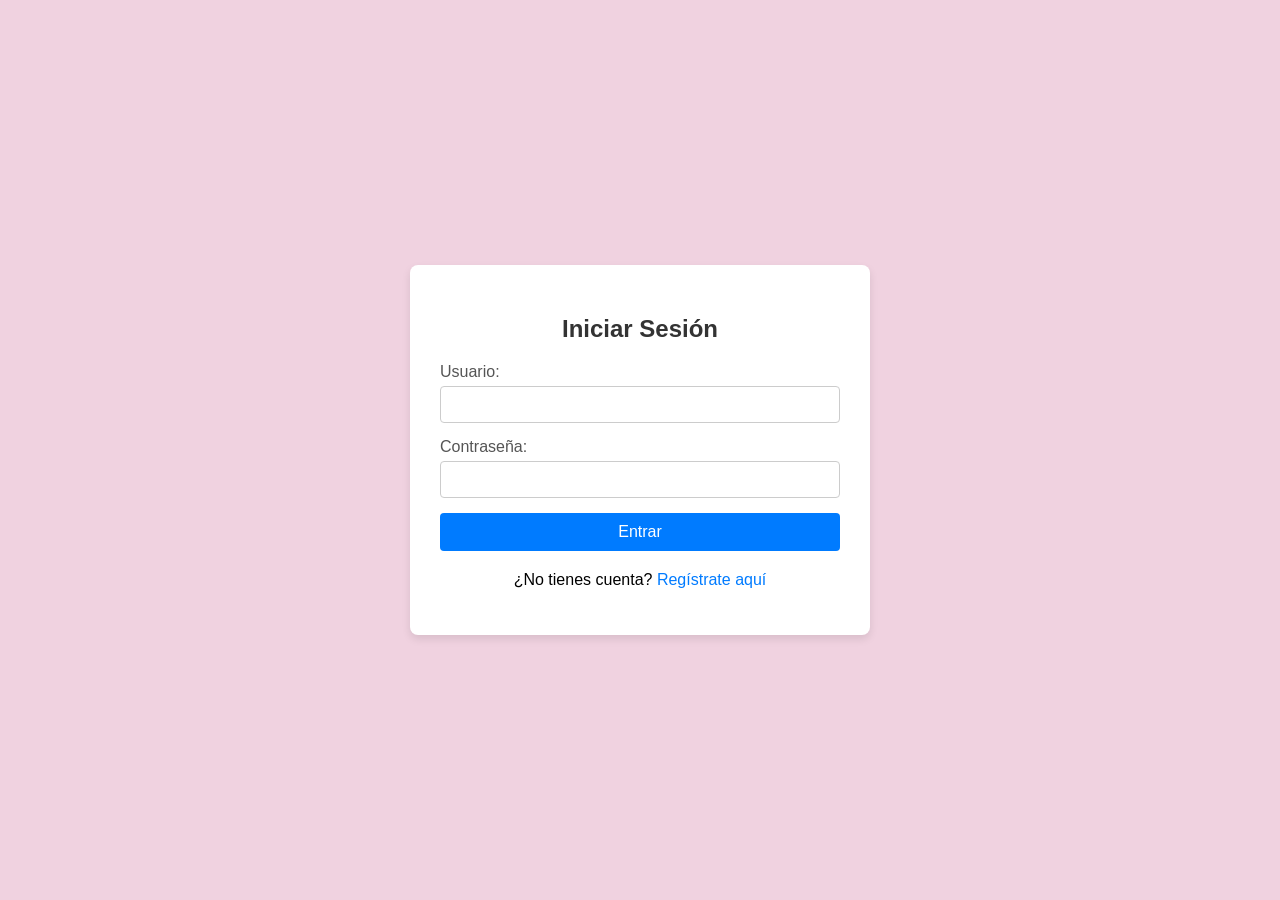
<file: ProyectoF_2/index.html>
<!DOCTYPE html>
<html lang="es">
<head>
    <meta charset="UTF-8">
    <meta name="viewport" content="width=device-width, initial-scale=1.0">
    <title>Iniciar Sesión</title>
    <link rel="stylesheet" href="styles.css">
</head>
<body>
    <div class="container">
        <h2>Iniciar Sesión</h2>

        <!-- Formulario de inicio de sesión -->
        <form id="loginForm">
            <div class="form-group">
                <label for="usuario">Usuario:</label>
                <input type="text" id="usuario" name="usuario" required>
            </div>
            <div class="form-group">
                <label for="password">Contraseña:</label>
                <input type="password" id="password" name="password" required>
            </div>
            <button type="submit">Entrar</button>
        </form>

        <!-- Enlace para registrarse -->
        <p class="enlace-registro">
            ¿No tienes cuenta?
            <a href="index-seleccion_rol.html"> Regístrate aquí</a>
        </p>
    </div>

    <!-- Script de validación -->
    <script src="js.js"></script>
</body>
</html>
</file>
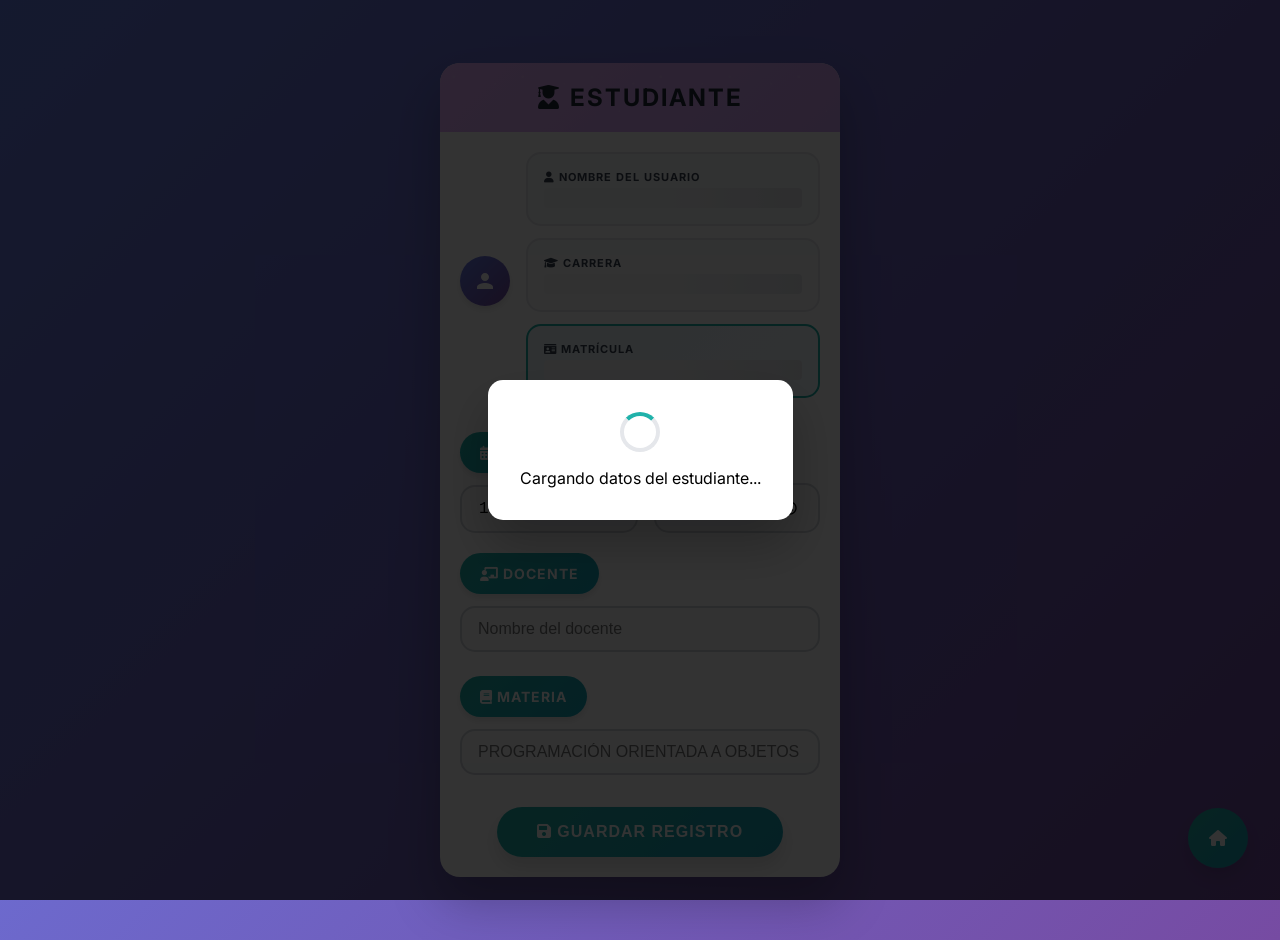
<file: ProyectoF/index-alumno.html>
<!DOCTYPE html>
<html lang="es">
<head>
    <meta charset="UTF-8">
    <meta name="viewport" content="width=device-width, initial-scale=1.0">
    <title>AsisTech - Estudiante</title>
    <!-- Google Fonts -->
    <link href="https://fonts.googleapis.com/css2?family=Inter:wght@400;500;600;700;800&display=swap" rel="stylesheet">
    <!-- Font Awesome para iconos -->
    <link href="https://cdnjs.cloudflare.com/ajax/libs/font-awesome/6.0.0/css/all.min.css" rel="stylesheet">
    <!-- Estilos unificados -->
    <link rel="stylesheet" href="estilos.css">
</head>
<body>
    <!-- Loading overlay -->
    <div class="loading-overlay" id="loadingOverlay">
        <div class="loading-content">
            <div class="spinner"></div>
            <p id="loadingMessage">Cargando datos del estudiante...</p>
        </div>
    </div>

    <div class="screen-container">
        <div class="container alumno-container">
            <div class="header">
                <h1>
                    <i class="fas fa-user-graduate"></i>
                    Estudiante
                </h1>
            </div>

            <div class="avatar-section">
                <div class="avatar-icon">
                    <svg viewBox="0 0 24 24">
                        <path d="M12 12c2.21 0 4-1.79 4-4s-1.79-4-4-4-4 1.79-4 4 1.79 4 4 4zm0 2c-2.67 0-8 1.34-8 4v2h16v-2c0-2.66-5.33-4-8-4z"/>
                    </svg>
                </div>
                <div class="preloaded-fields">
                    <div class="preloaded-field">
                        <div class="field-label">
                            <i class="fas fa-user"></i>
                            Nombre del Usuario
                        </div>
                        <div class="field-value" id="nombreUsuario">
                            <div class="loading-skeleton"></div>
                        </div>
                    </div>
                    <div class="preloaded-field">
                        <div class="field-label">
                            <i class="fas fa-graduation-cap"></i>
                            Carrera
                        </div>
                        <div class="field-value" id="carrera">
                            <div class="loading-skeleton"></div>
                        </div>
                    </div>
                    <div class="preloaded-field matricula-field">
                        <div class="field-label">
                            <i class="fas fa-id-card"></i>
                            Matrícula
                        </div>
                        <div class="field-value" id="matricula">
                            <div class="loading-skeleton"></div>
                        </div>
                    </div>
                </div>
            </div>

            <div class="form-section">
                <div class="datetime-group">
                    <div class="form-group">
                        <div class="form-label">
                            <i class="fas fa-calendar-alt"></i>
                            Fecha
                        </div>
                        <input type="date" class="form-input" id="fecha" value="2025-08-08">
                    </div>
                    <div class="form-group">
                        <div class="form-label">
                            <i class="fas fa-clock"></i>
                            Hora
                        </div>
                        <input type="time" class="form-input" id="hora" value="15:33">
                    </div>
                </div>

                <div class="form-group">
                    <div class="form-label">
                        <i class="fas fa-chalkboard-teacher"></i>
                        Docente
                    </div>
                    <input type="text" class="form-input" id="docente" placeholder="Nombre del docente" required>
                </div>

                <div class="form-group">
                    <div class="form-label">
                        <i class="fas fa-book"></i>
                        Materia
                    </div>
                    <input type="text" class="form-input" id="materia" placeholder="PROGRAMACIÓN ORIENTADA A OBJETOS" required>
                </div>

                <button class="save-button" onclick="guardarRegistro()" id="saveBtn">
                    <i class="fas fa-save"></i>
                    Guardar Registro
                </button>
            </div>
        </div>
    </div>

    <!-- Modal personalizado -->
    <div id="customModal" class="custom-modal">
        <div class="custom-modal-content">
            <p id="modalMessage"></p>
            <button onclick="closeModal()">
                <i class="fas fa-times"></i>
                Cerrar
            </button>
        </div>
    </div>

    <!-- Botón home -->
    <a href="index.html" class="home-button" title="Ir al inicio">
        <i class="fas fa-home"></i>
    </a>

    <!-- Scripts unificados -->
    <script src="scritps-unificados.js"></script>
</body>
</html>
</file>
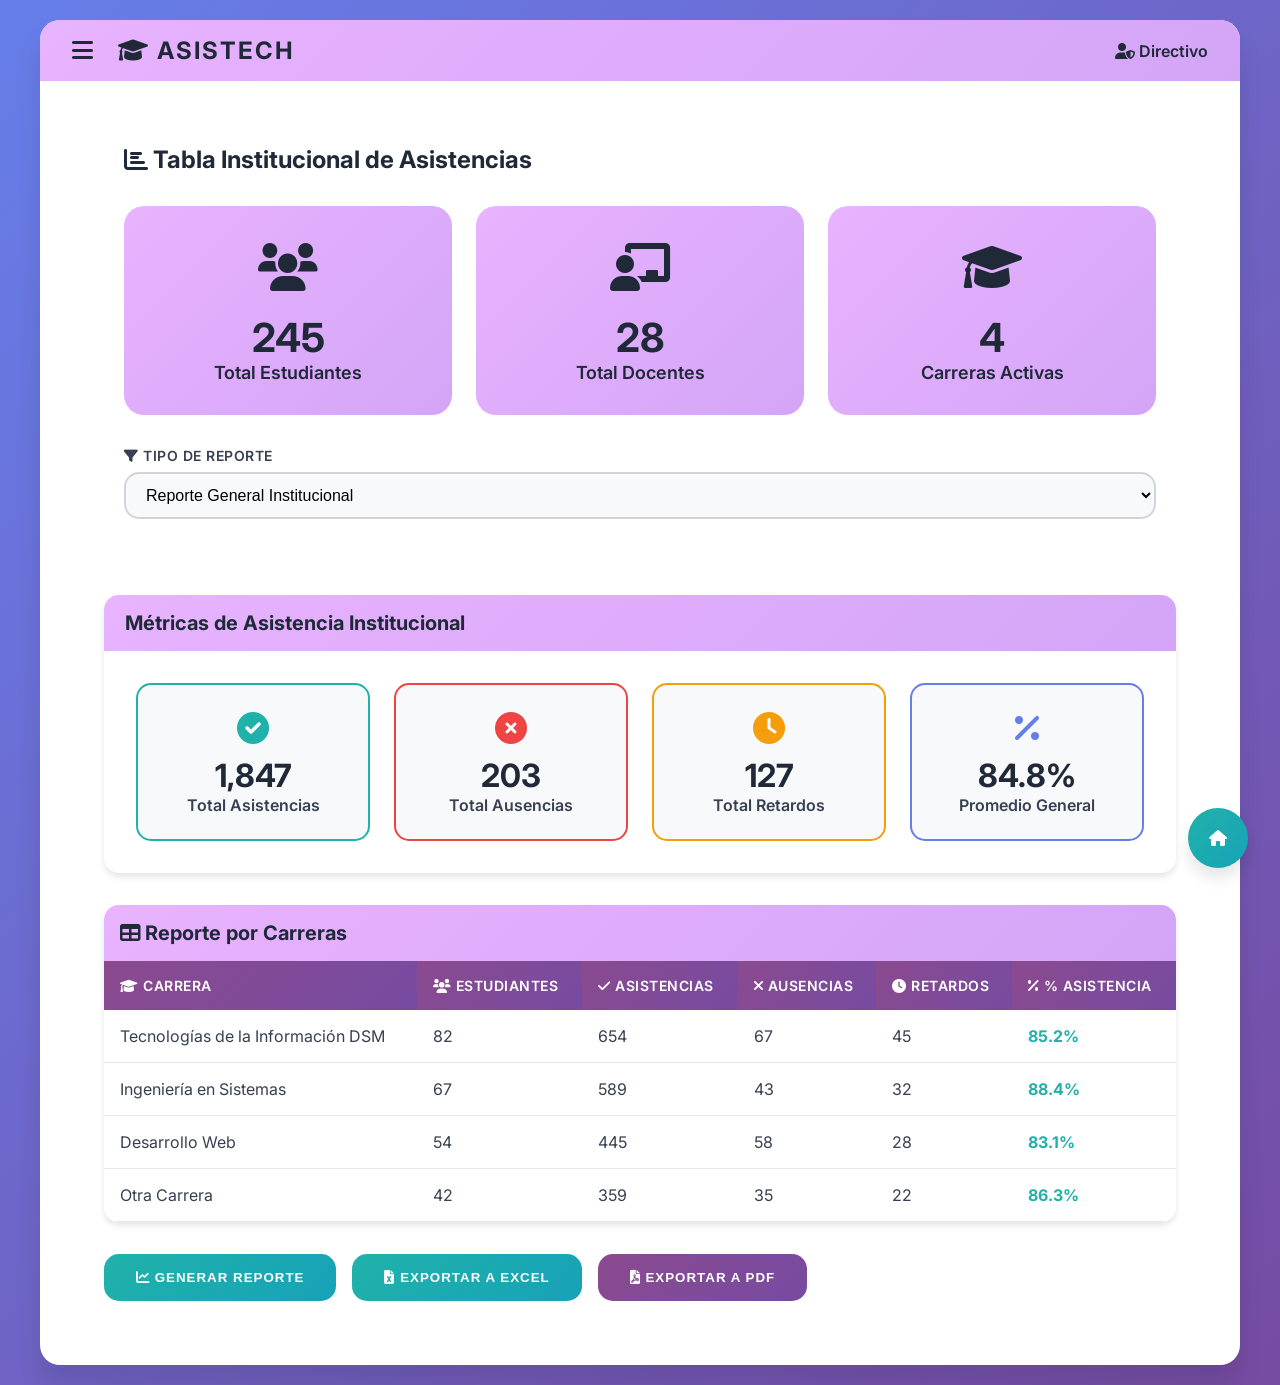
<file: ProyectoF/index-directivo.html>
<!DOCTYPE html>
<html lang="es">
<head>
    <meta charset="UTF-8">
    <meta name="viewport" content="width=device-width, initial-scale=1.0">
    <title>AsisTech - Directivo</title>
    <!-- Google Fonts -->
    <link href="https://fonts.googleapis.com/css2?family=Inter:wght@400;500;600;700;800&display=swap" rel="stylesheet">
    <!-- Font Awesome para iconos -->
    <link href="https://cdnjs.cloudflare.com/ajax/libs/font-awesome/6.0.0/css/all.min.css" rel="stylesheet">
    <!-- Estilos unificados -->
    <link rel="stylesheet" href="estilos.css">
</head>
<body>
    <div class="docente-container">
        <header class="top-bar">
            <div class="logo">
                <i class="fas fa-bars menu-icon"></i>
                <i class="fas fa-graduation-cap"></i>
                AsisTech
            </div>
            <div style="color: var(--gray-800); font-weight: 600;">
                <i class="fas fa-user-shield"></i>
                Directivo
            </div>
        </header>

        <main class="main-content">
            <div class="card">
                <section class="form-section">
                    <h2>
                        <i class="fas fa-chart-bar"></i>
                        Tabla Institucional de Asistencias
                    </h2>
                    
                    <!-- Tarjetas de resumen general -->
                    <div class="stats-grid" style="display: grid; grid-template-columns: repeat(auto-fit, minmax(250px, 1fr)); gap: 1.5rem; margin: 2rem 0;">
                        <div class="stat-card" style="background: var(--secondary-gradient); padding: 2rem; border-radius: var(--border-radius-lg); color: var(--gray-800); text-align: center;">
                            <div style="font-size: 3rem; margin-bottom: 1rem;">
                                <i class="fas fa-users"></i>
                            </div>
                            <div style="font-size: 2.5rem; font-weight: bold;" id="total-estudiantes">245</div>
                            <div style="font-weight: 600; font-size: 1.125rem;">Total Estudiantes</div>
                        </div>
                        
                        <div class="stat-card" style="background: var(--secondary-gradient); padding: 2rem; border-radius: var(--border-radius-lg); color: var(--gray-800); text-align: center;">
                            <div style="font-size: 3rem; margin-bottom: 1rem;">
                                <i class="fas fa-chalkboard-teacher"></i>
                            </div>
                            <div style="font-size: 2.5rem; font-weight: bold;" id="total-docentes">28</div>
                            <div style="font-weight: 600; font-size: 1.125rem;">Total Docentes</div>
                        </div>
                        
                        <div class="stat-card" style="background: var(--secondary-gradient); padding: 2rem; border-radius: var(--border-radius-lg); color: var(--gray-800); text-align: center;">
                            <div style="font-size: 3rem; margin-bottom: 1rem;">
                                <i class="fas fa-graduation-cap"></i>
                            </div>
                            <div style="font-size: 2.5rem; font-weight: bold;" id="total-carreras">4</div>
                            <div style="font-weight: 600; font-size: 1.125rem;">Carreras Activas</div>
                        </div>
                    </div>

                    <div class="form-group">
                        <label for="reporte-tipo">
                            <i class="fas fa-filter"></i>
                            Tipo de reporte
                        </label>
                        <select id="reporte-tipo">
                            <option value="general">Reporte General Institucional</option>
                            <option value="carrera">Por Carrera</option>
                            <option value="docente">Por Docente</option>
                            <option value="periodo">Por Periodo</option>
                        </select>
                    </div>

                    <div class="form-group" id="filtro-carrera" style="display: none;">
                        <label for="carrera-filtro">
                            <i class="fas fa-graduation-cap"></i>
                            Seleccionar Carrera
                        </label>
                        <select id="carrera-filtro">
                            <option value="">Todas las carreras</option>
                            <option value="tidsm">Tecnologías de la Información DSM</option>
                            <option value="sistemas">Ingeniería en Sistemas</option>
                            <option value="web">Desarrollo Web</option>
                            <option value="otra">Otra Carrera</option>
                        </select>
                    </div>

                    <div class="form-group" id="filtro-docente" style="display: none;">
                        <label for="docente-filtro">
                            <i class="fas fa-chalkboard-teacher"></i>
                            Seleccionar Docente
                        </label>
                        <select id="docente-filtro">
                            <option value="">Todos los docentes</option>
                            <option value="martinez">Prof. Juan Martínez</option>
                            <option value="lopez">Prof. Ana López</option>
                            <option value="garcia">Prof. Carlos García</option>
                            <option value="rodriguez">Prof. María Rodríguez</option>
                        </select>
                    </div>

                    <div class="datetime-group" id="filtro-periodo" style="display: none;">
                        <div class="form-group">
                            <label for="fecha-inicio">
                                <i class="fas fa-calendar-alt"></i>
                                Fecha Inicio
                            </label>
                            <input type="date" class="form-input" id="fecha-inicio">
                        </div>
                        <div class="form-group">
                            <label for="fecha-fin">
                                <i class="fas fa-calendar-check"></i>
                                Fecha Fin
                            </label>
                            <input type="date" class="form-input" id="fecha-fin">
                        </div>
                    </div>
                </section>

                <!-- Sección de métricas de asistencia -->
                <section id="metricas-section" class="table-container">
                    <div class="table-header">
                        <h3>
                            <i class="fas fa-analytics"></i>
                            Métricas de Asistencia Institucional
                        </h3>
                    </div>
                    
                    <div style="padding: 2rem;">
                        <div class="stats-grid" style="display: grid; grid-template-columns: repeat(auto-fit, minmax(200px, 1fr)); gap: 1.5rem;">
                            <div class="stat-card" style="background: var(--gray-50); padding: 1.5rem; border-radius: var(--border-radius); text-align: center; border: 2px solid var(--accent-color);">
                                <div style="font-size: 2rem; color: var(--accent-color); margin-bottom: 0.5rem;">
                                    <i class="fas fa-check-circle"></i>
                                </div>
                                <div style="font-size: 2rem; font-weight: bold; color: var(--gray-800);" id="total-asistencias">1,847</div>
                                <div style="color: var(--gray-700); font-weight: 600;">Total Asistencias</div>
                            </div>
                            
                            <div class="stat-card" style="background: var(--gray-50); padding: 1.5rem; border-radius: var(--border-radius); text-align: center; border: 2px solid #ef4444;">
                                <div style="font-size: 2rem; color: #ef4444; margin-bottom: 0.5rem;">
                                    <i class="fas fa-times-circle"></i>
                                </div>
                                <div style="font-size: 2rem; font-weight: bold; color: var(--gray-800);" id="total-ausencias">203</div>
                                <div style="color: var(--gray-700); font-weight: 600;">Total Ausencias</div>
                            </div>
                            
                            <div class="stat-card" style="background: var(--gray-50); padding: 1.5rem; border-radius: var(--border-radius); text-align: center; border: 2px solid #f59e0b;">
                                <div style="font-size: 2rem; color: #f59e0b; margin-bottom: 0.5rem;">
                                    <i class="fas fa-clock"></i>
                                </div>
                                <div style="font-size: 2rem; font-weight: bold; color: var(--gray-800);" id="total-retardos">127</div>
                                <div style="color: var(--gray-700); font-weight: 600;">Total Retardos</div>
                            </div>
                            
                            <div class="stat-card" style="background: var(--gray-50); padding: 1.5rem; border-radius: var(--border-radius); text-align: center; border: 2px solid var(--primary-color);">
                                <div style="font-size: 2rem; color: var(--primary-color); margin-bottom: 0.5rem;">
                                    <i class="fas fa-percentage"></i>
                                </div>
                                <div style="font-size: 2rem; font-weight: bold; color: var(--gray-800);" id="promedio-asistencia">84.8%</div>
                                <div style="color: var(--gray-700); font-weight: 600;">Promedio General</div>
                            </div>
                        </div>
                    </div>
                </section>

                <!-- Tabla de reportes por carrera -->
                <section id="tabla-reportes" class="table-container">
                    <div class="table-header">
                        <h3>
                            <i class="fas fa-table"></i>
                            Reporte por Carreras
                        </h3>
                    </div>
                    <div class="table-wrapper">
                        <table class="styled-table">
                            <thead>
                                <tr>
                                    <th><i class="fas fa-graduation-cap"></i> Carrera</th>
                                    <th><i class="fas fa-users"></i> Estudiantes</th>
                                    <th><i class="fas fa-check"></i> Asistencias</th>
                                    <th><i class="fas fa-times"></i> Ausencias</th>
                                    <th><i class="fas fa-clock"></i> Retardos</th>
                                    <th><i class="fas fa-percentage"></i> % Asistencia</th>
                                </tr>
                            </thead>
                            <tbody>
                                <tr>
                                    <td>Tecnologías de la Información DSM</td>
                                    <td>82</td>
                                    <td>654</td>
                                    <td>67</td>
                                    <td>45</td>
                                    <td style="color: var(--accent-color); font-weight: bold;">85.2%</td>
                                </tr>
                                <tr>
                                    <td>Ingeniería en Sistemas</td>
                                    <td>67</td>
                                    <td>589</td>
                                    <td>43</td>
                                    <td>32</td>
                                    <td style="color: var(--accent-color); font-weight: bold;">88.4%</td>
                                </tr>
                                <tr>
                                    <td>Desarrollo Web</td>
                                    <td>54</td>
                                    <td>445</td>
                                    <td>58</td>
                                    <td>28</td>
                                    <td style="color: var(--accent-color); font-weight: bold;">83.1%</td>
                                </tr>
                                <tr>
                                    <td>Otra Carrera</td>
                                    <td>42</td>
                                    <td>359</td>
                                    <td>35</td>
                                    <td>22</td>
                                    <td style="color: var(--accent-color); font-weight: bold;">86.3%</td>
                                </tr>
                            </tbody>
                        </table>
                    </div>
                </section>

                <div class="btn-action-grid" style="grid-template-columns: repeat(auto-fit, minmax(200px, 1fr));">
                    <button id="btn-generar-reporte" class="btn btn-secondary">
                        <i class="fas fa-chart-line"></i>
                        Generar Reporte
                    </button>
                    <button id="btn-exportar-excel" class="btn btn-secondary" style="background: var(--accent-gradient);">
                        <i class="fas fa-file-excel"></i>
                        Exportar a Excel
                    </button>
                    <button id="btn-exportar-pdf" class="btn btn-secondary" style="background: var(--purple-gradient);">
                        <i class="fas fa-file-pdf"></i>
                        Exportar a PDF
                </div>
            </div>
        </main>
    </div>

    <!-- Loading overlay -->
    <div id="loadingOverlay" class="loading-overlay">
        <div class="loading-content">
            <div class="spinner"></div>
            <p id="loadingMessage">Generando reporte...</p>
        </div>  
    </div>

    <!-- Modal personalizado -->
    <div id="customModal" class="custom-modal">
        <div class="custom-modal-content">
            <p id="modalMessage"></p>
            <button onclick="closeModal()">
                <i class="fas fa-times"></i>
                Cerrar
            </button>
        </div>
    </div>

    <!-- Botón home -->
    <a href="index.html" class="home-button" title="Ir al inicio">
        <i class="fas fa-home"></i>
    </a>

    <!-- Scripts unificados -->
    <script src="scritps-unificados.js"></script>
</body>
</html>
</file>
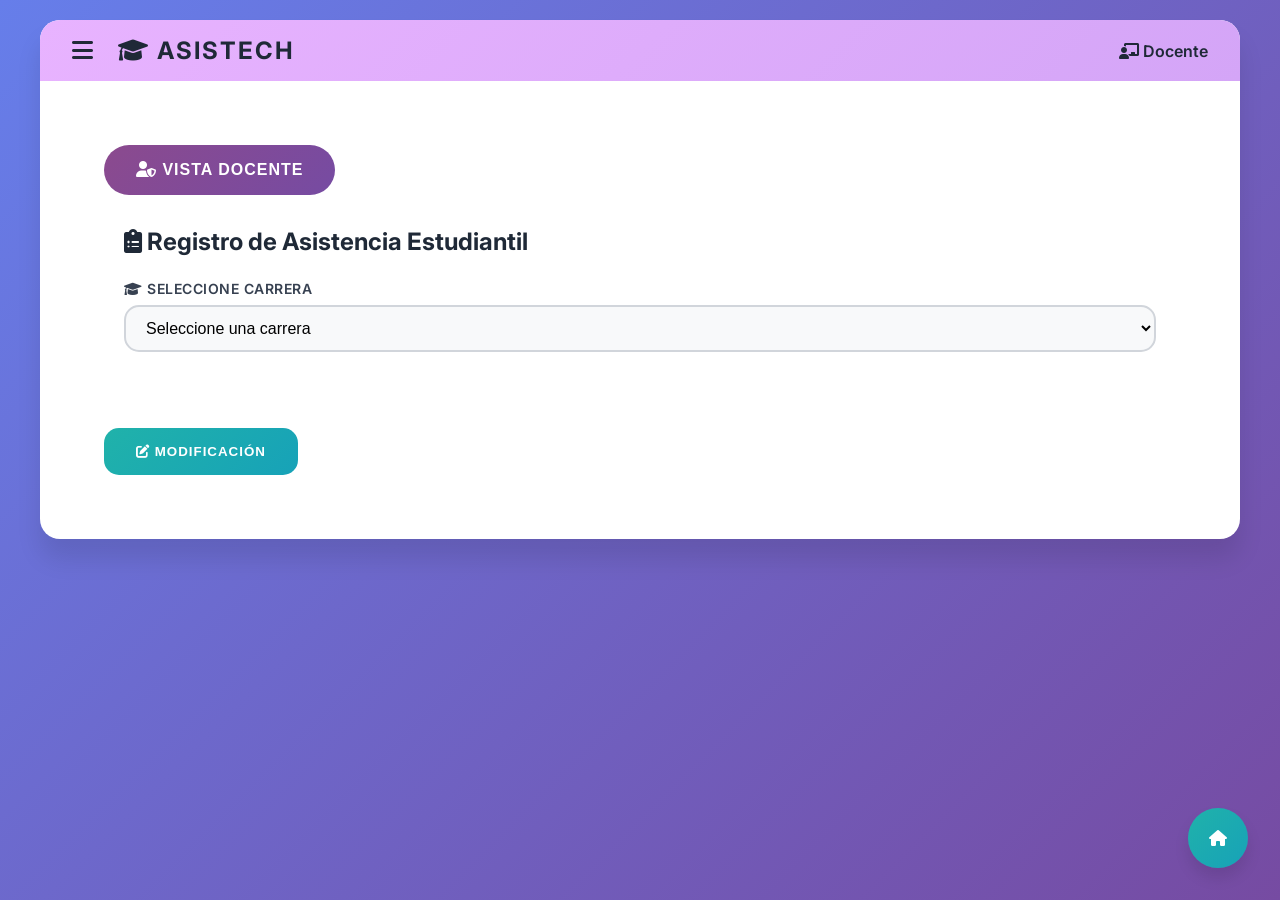
<file: ProyectoF/index-docente.html>
<!DOCTYPE html>
<html lang="es">
<head>
    <meta charset="UTF-8">
    <meta name="viewport" content="width=device-width, initial-scale=1.0">
    <title>AsisTech - Docente</title>
    <!-- Google Fonts -->
    <link href="https://fonts.googleapis.com/css2?family=Inter:wght@400;500;600;700;800&display=swap" rel="stylesheet">
    <!-- Font Awesome para iconos -->
    <link href="https://cdnjs.cloudflare.com/ajax/libs/font-awesome/6.0.0/css/all.min.css" rel="stylesheet">
    <!-- Estilos unificados -->
    <link rel="stylesheet" href="estilos.css">
</head>
<body>
    <div class="docente-container">
        <header class="top-bar">
            <div class="logo">
                <i class="fas fa-bars menu-icon"></i>
                <i class="fas fa-graduation-cap"></i>
                AsisTech
            </div>
            <div style="color: var(--gray-800); font-weight: 600;">
                <i class="fas fa-chalkboard-teacher"></i>
                Docente
            </div>
        </header>

        <main class="main-content">
            <div class="card">
                <button id="btn-directivo" class="btn-directivo">
                    <i class="fas fa-user-shield"></i>
                    VISTA DOCENTE
                </button>

                <section class="form-section">
                    <h2>
                        <i class="fas fa-clipboard-list"></i>
                        Registro de Asistencia Estudiantil
                    </h2>
                    <div class="form-group">
                        <label for="carrera">
                            <i class="fas fa-graduation-cap"></i>
                            Seleccione carrera
                        </label>
                        <select id="carrera">
                            <option value="">Seleccione una carrera</option>
                            <option value="tidsm">Tecnologías de la Información DSM</option>
                            <option value="sistemas">Ingeniería en Sistemas</option>
                            <option value="web">Desarrollo Web</option>
                            <option value="otra">Otra Carrera</option>
                        </select>
                    </div>
                </section>

                <!-- Tabla para TIDSM -->
                <section id="table-tidsm" class="table-container hidden">
                    <div class="table-header">
                        <h3>
                            <i class="fas fa-laptop-code"></i>
                            Tecnologías de la Información DSM
                        </h3>
                        <i class="fas fa-user-circle user-icon" style="font-size: 2rem; color: var(--accent-color);"></i>
                    </div>
                    <div class="table-wrapper">
                        <table class="styled-table">
                            <thead>
                                <tr>
                                    <th><i class="fas fa-user"></i> Nombre del alumno</th>
                                    <th><i class="fas fa-check"></i> Asistencia</th>
                                    <th><i class="fas fa-times"></i> Ausencia</th>
                                    <th><i class="fas fa-clock"></i> Retardo</th>
                                    <th><i class="fas fa-calendar"></i> Fecha</th>
                                </tr>
                            </thead>
                            <tbody>
                                <!-- Los datos se cargan dinámicamente con JavaScript -->
                            </tbody>
                        </table>
                    </div>
                </section>

                <!-- Tabla para Ingeniería en Sistemas -->
                <section id="table-sistemas" class="table-container hidden">
                    <div class="table-header">
                        <h3>
                            <i class="fas fa-microchip"></i>
                            Ingeniería en Sistemas
                        </h3>
                        <i class="fas fa-user-circle user-icon" style="font-size: 2rem; color: var(--accent-color);"></i>
                    </div>
                    <div class="table-wrapper">
                        <table class="styled-table">
                            <thead>
                                <tr>
                                    <th><i class="fas fa-user"></i> Nombre del alumno</th>
                                    <th><i class="fas fa-check"></i> Asistencia</th>
                                    <th><i class="fas fa-times"></i> Ausencia</th>
                                    <th><i class="fas fa-clock"></i> Retardo</th>
                                    <th><i class="fas fa-calendar"></i> Fecha</th>
                                </tr>
                            </thead>
                            <tbody>
                                <!-- Los datos se cargan dinámicamente con JavaScript -->
                            </tbody>
                        </table>
                    </div>
                </section>

                <!-- Tabla para Desarrollo Web -->
                <section id="table-web" class="table-container hidden">
                    <div class="table-header">
                        <h3>
                            <i class="fas fa-globe-americas"></i>
                            Desarrollo Web
                        </h3>
                        <i class="fas fa-user-circle user-icon" style="font-size: 2rem; color: var(--accent-color);"></i>
                    </div>
                    <div class="table-wrapper">
                        <table class="styled-table">
                            <thead>
                                <tr>
                                    <th><i class="fas fa-user"></i> Nombre del alumno</th>
                                    <th><i class="fas fa-check"></i> Asistencia</th>
                                    <th><i class="fas fa-times"></i> Ausencia</th>
                                    <th><i class="fas fa-clock"></i> Retardo</th>
                                    <th><i class="fas fa-calendar"></i> Fecha</th>
                                </tr>
                            </thead>
                            <tbody>
                                <!-- Los datos se cargan dinámicamente con JavaScript -->
                            </tbody>
                        </table>
                    </div>
                </section>

                <!-- Tabla para Otra Carrera -->
                <section id="table-otra" class="table-container hidden">
                    <div class="table-header">
                        <h3>
                            <i class="fas fa-book"></i>
                            Otra Carrera
                        </h3>
                        <i class="fas fa-user-circle user-icon" style="font-size: 2rem; color: var(--accent-color);"></i>
                    </div>
                    <div class="table-wrapper">
                        <table class="styled-table">
                            <thead>
                                <tr>
                                    <th><i class="fas fa-user"></i> Nombre del alumno</th>
                                    <th><i class="fas fa-check"></i> Asistencia</th>
                                    <th><i class="fas fa-times"></i> Ausencia</th>
                                    <th><i class="fas fa-clock"></i> Retardo</th>
                                    <th><i class="fas fa-calendar"></i> Fecha</th>
                                </tr>
                            </thead>
                            <tbody>
                                <!-- Los datos se cargan dinámicamente con JavaScript -->
                            </tbody>
                        </table>
                    </div>
                </section>

                <div class="btn-action-grid">
                    <button id="btn-modificacion" class="btn btn-secondary">
                        <i class="fas fa-edit"></i>
                        Modificación
                    </button>
                </div>

                <button id="btn-guardar" class="btn btn-save" style="display: none;">
                    <i class="fas fa-save"></i>
                    GUARDAR CAMBIOS
                </button>
            </div>
        </main>
    </div>

    <!-- Loading overlay -->
    <div id="loadingOverlay" class="loading-overlay">
        <div class="loading-content">
            <div class="spinner"></div>
            <p id="loadingMessage">Cargando...</p>
        </div>
    </div>

    <!-- Modal personalizado -->
    <div id="customModal" class="custom-modal">
        <div class="custom-modal-content">
            <p id="modalMessage"></p>
            <button onclick="closeModal()">
                <i class="fas fa-times"></i>
                Cerrar
            </button>
        </div>
    </div>

    <!-- Botón home -->
    <a href="index.html" id="btn-home" class="home-button" title="Ir al inicio">
        <i class="fas fa-home"></i>
    </a>

    <!-- Scripts unificados -->
    <script src="scritps-unificados.js"></script>
</body>
</html>
</file>
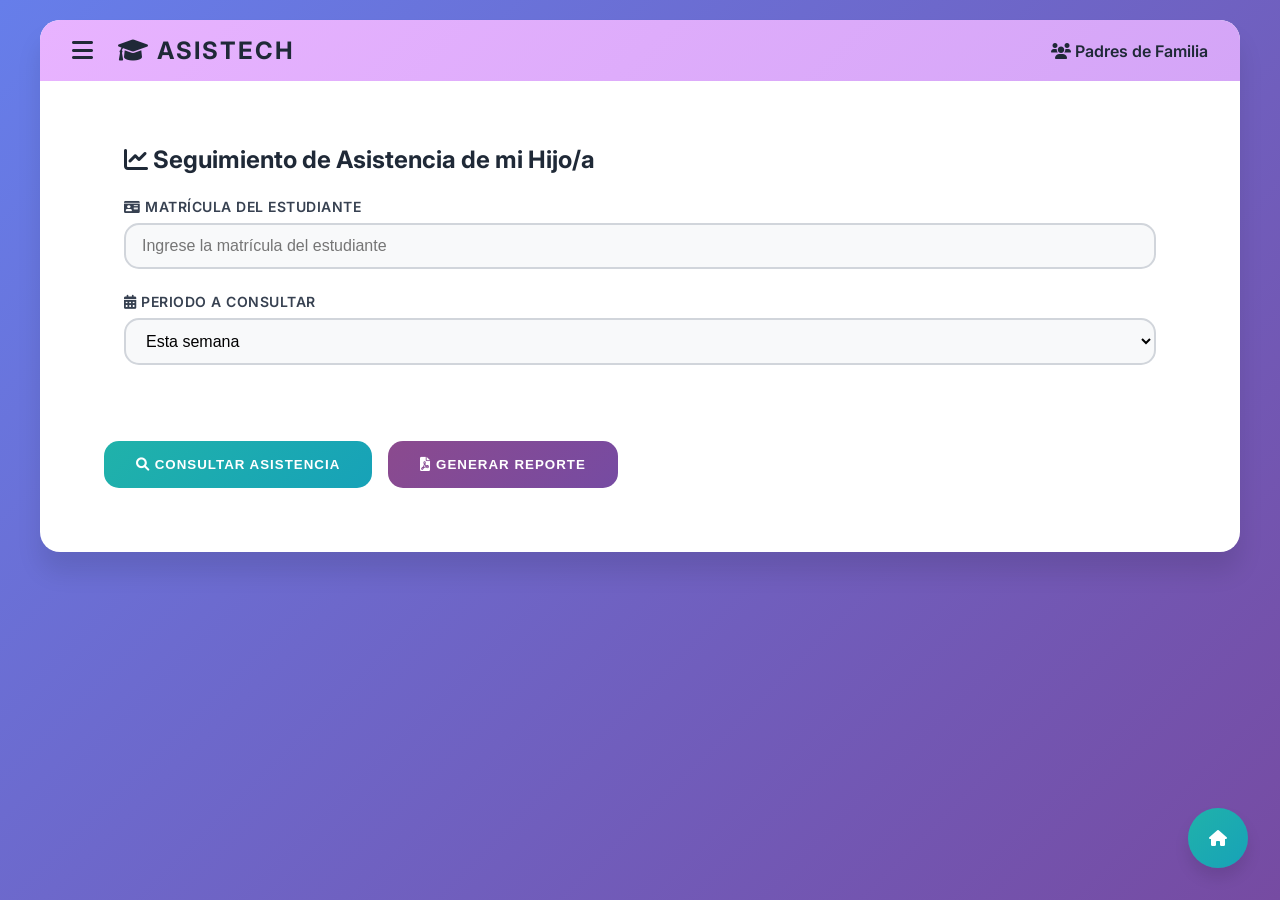
<file: ProyectoF/index-padre_familia.html>
<!DOCTYPE html>
<html lang="es">
<head>
    <meta charset="UTF-8">
    <meta name="viewport" content="width=device-width, initial-scale=1.0">
    <title>AsisTech - Padres de Familia</title>
    <!-- Google Fonts -->
    <link href="https://fonts.googleapis.com/css2?family=Inter:wght@400;500;600;700;800&display=swap" rel="stylesheet">
    <!-- Font Awesome para iconos -->
    <link href="https://cdnjs.cloudflare.com/ajax/libs/font-awesome/6.0.0/css/all.min.css" rel="stylesheet">
    <!-- Estilos unificados -->
    <link rel="stylesheet" href="estilos.css">
</head>
<body>
    <div class="docente-container">
        <header class="top-bar">
            <div class="logo">
                <i class="fas fa-bars menu-icon"></i>
                <i class="fas fa-graduation-cap"></i>
                AsisTech
            </div>
            <div style="color: var(--gray-800); font-weight: 600;">
                <i class="fas fa-users"></i>
                Padres de Familia
            </div>
        </header>

        <main class="main-content">
            <div class="card">
                <section class="form-section">
                    <h2>
                        <i class="fas fa-chart-line"></i>
                        Seguimiento de Asistencia de mi Hijo/a
                    </h2>
                    
                   <div class="form-group">
    <label for="matricula-input">
        <i class="fas fa-id-card"></i>
        Matrícula del estudiante
    </label>
    <input 
        type="text" 
        id="matricula-input" 
        name="matricula" 
        placeholder="Ingrese la matrícula del estudiante" 
        maxlength="20"
        pattern="[0-9]+"
        title="Ingrese solo números"
    >
</div>

                    <div class="form-group">
                        <label for="periodo-select">
                            <i class="fas fa-calendar-alt"></i>
                            Periodo a consultar
                        </label>
                        <select id="periodo-select">
                            <option value="semana">Esta semana</option>
                            <option value="mes">Este mes</option>
                            <option value="bimestre">Este bimestre</option>
                            <option value="semestre">Este semestre</option>
                        </select>
                    </div>
                </section>

                <!-- Sección de estadísticas -->
                <section id="estadisticas-section" class="table-container hidden">
                    <div class="table-header">
                        <h3>
                            <i class="fas fa-chart-pie"></i>
                            Estadísticas de Asistencia
                        </h3>
                        <i class="fas fa-user-graduate user-icon" style="font-size: 2rem; color: var(--accent-color);"></i>
                    </div>
                    
                    <div style="padding: 2rem;">
                        <div class="stats-grid" style="display: grid; grid-template-columns: repeat(auto-fit, minmax(200px, 1fr)); gap: 1.5rem; margin-bottom: 2rem;">
                            <div class="stat-card" style="background: var(--gray-50); padding: 1.5rem; border-radius: var(--border-radius); text-align: center; border: 2px solid var(--accent-color);">
                                <div style="font-size: 2rem; color: var(--accent-color); margin-bottom: 0.5rem;">
                                    <i class="fas fa-check-circle"></i>
                                </div>
                                <div style="font-size: 2rem; font-weight: bold; color: var(--gray-800);" id="asistencias-count">0</div>
                                <div style="color: var(--gray-700); font-weight: 600;">Asistencias</div>
                            </div>
                            
                            <div class="stat-card" style="background: var(--gray-50); padding: 1.5rem; border-radius: var(--border-radius); text-align: center; border: 2px solid #ef4444;">
                                <div style="font-size: 2rem; color: #ef4444; margin-bottom: 0.5rem;">
                                    <i class="fas fa-times-circle"></i>
                                </div>
                                <div style="font-size: 2rem; font-weight: bold; color: var(--gray-800);" id="ausencias-count">0</div>
                                <div style="color: var(--gray-700); font-weight: 600;">Ausencias</div>
                            </div>
                            
                            <div class="stat-card" style="background: var(--gray-50); padding: 1.5rem; border-radius: var(--border-radius); text-align: center; border: 2px solid #f59e0b;">
                                <div style="font-size: 2rem; color: #f59e0b; margin-bottom: 0.5rem;">
                                    <i class="fas fa-clock"></i>
                                </div>
                                <div style="font-size: 2rem; font-weight: bold; color: var(--gray-800);" id="retardos-count">0</div>
                                <div style="color: var(--gray-700); font-weight: 600;">Retardos</div>
                            </div>
                            
                            <div class="stat-card" style="background: var(--gray-50); padding: 1.5rem; border-radius: var(--border-radius); text-align: center; border: 2px solid var(--primary-color);">
                                <div style="font-size: 2rem; color: var(--primary-color); margin-bottom: 0.5rem;">
                                    <i class="fas fa-percentage"></i>
                                </div>
                                <div style="font-size: 2rem; font-weight: bold; color: var(--gray-800);" id="porcentaje-asistencia">0%</div>
                                <div style="color: var(--gray-700); font-weight: 600;">Asistencia</div>
                            </div>
                        </div>
                    </div>
                </section>

                <!-- Tabla de registros detallados -->
                <section id="registros-section" class="table-container hidden">
                    <div class="table-header">
                        <h3>
                            <i class="fas fa-list-alt"></i>
                            Registros Detallados
                        </h3>
                    </div>
                    <div class="table-wrapper">
                        <table class="styled-table">
                            <thead>
                                <tr>
                                    <th><i class="fas fa-calendar"></i> Fecha</th>
                                    <th><i class="fas fa-clock"></i> Hora</th>
                                    <th><i class="fas fa-book"></i> Materia</th>
                                    <th><i class="fas fa-chalkboard-teacher"></i> Docente</th>
                                    <th><i class="fas fa-info-circle"></i> Estado</th>
                                </tr>
                            </thead>
                            <tbody id="registros-tbody">
                                <!-- Los datos se cargan dinámicamente -->
                            </tbody>
                        </table>
                    </div>
                </section>

                <div class="btn-action-grid">
                    <button id="btn-consultar" class="btn btn-secondary">
                        <i class="fas fa-search"></i>
                        Consultar Asistencia
                    </button>
                    <button id="btn-reporte" class="btn btn-secondary" style="background: var(--purple-gradient);">
                        <i class="fas fa-file-pdf"></i>
                        Generar Reporte
                    </button>
                </div>
            </div>
        </main>
    </div>

    <!-- Loading overlay -->
    <div id="loadingOverlay" class="loading-overlay">
        <div class="loading-content">
            <div class="spinner"></div>
            <p id="loadingMessage">Cargando información...</p>
        </div>
    </div>

    <!-- Modal personalizado -->
    <div id="customModal" class="custom-modal">
        <div class="custom-modal-content">
            <p id="modalMessage"></p>
            <button onclick="closeModal()">
                <i class="fas fa-times"></i>
                Cerrar
            </button>
        </div>
    </div>

    <!-- Botón home -->
    <a href="index.html" class="home-button" title="Ir al inicio">
        <i class="fas fa-home"></i>
    </a>

    <!-- Scripts unificados -->
    <script src="scritps-unificados.js"></script>
</body>
</html>
</file>
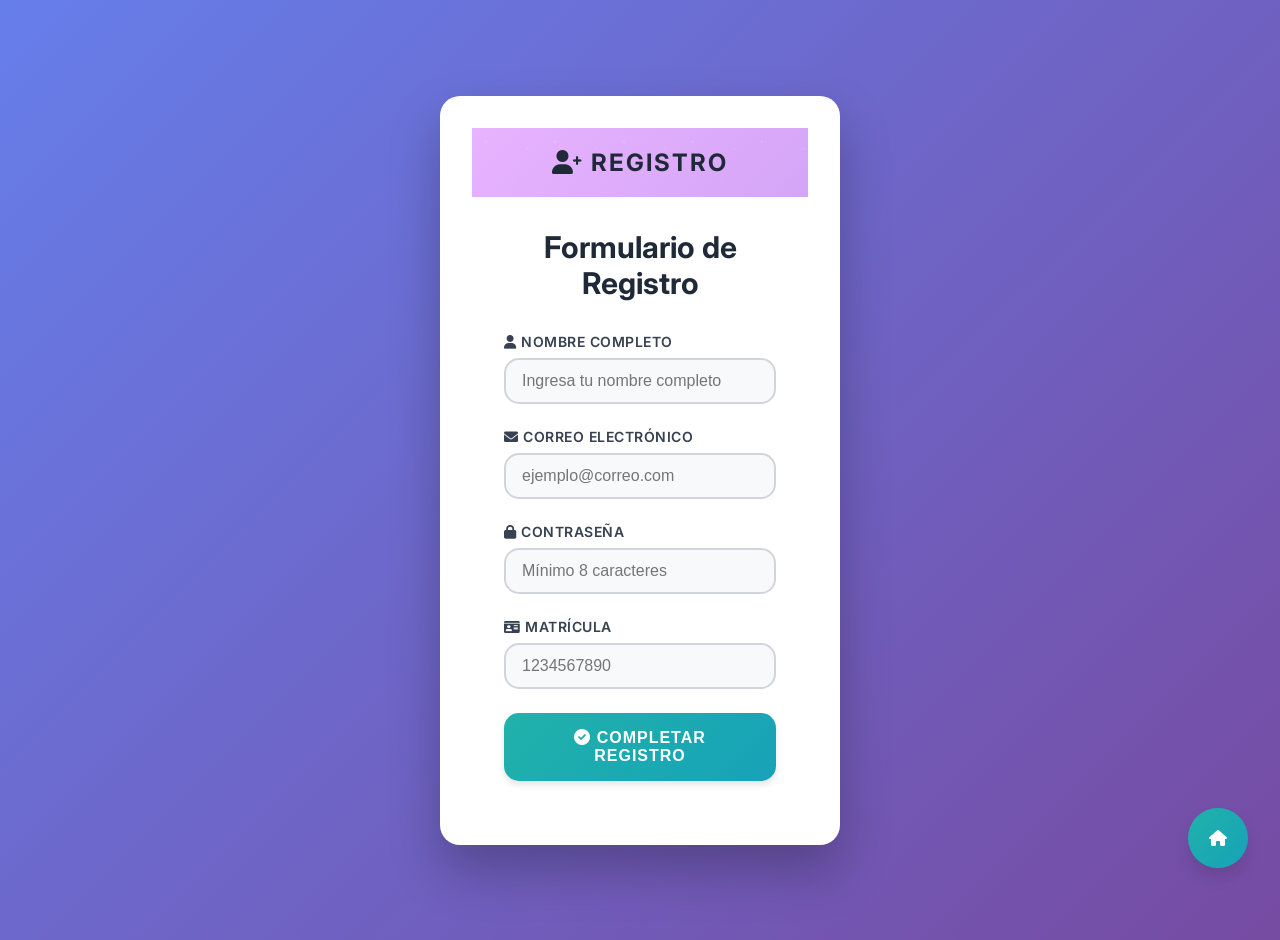
<file: ProyectoF/index-registro_datos.html>
<!DOCTYPE html>
<html lang="es">
<head>
    <meta charset="UTF-8" />
    <meta name="viewport" content="width=device-width, initial-scale=1.0"/>
    <title>AsisTech - Registro de Datos</title>
    <!-- Google Fonts -->
    <link href="https://fonts.googleapis.com/css2?family=Inter:wght@400;500;600;700;800&display=swap" rel="stylesheet">
    <!-- Font Awesome para iconos -->
    <link href="https://cdnjs.cloudflare.com/ajax/libs/font-awesome/6.0.0/css/all.min.css" rel="stylesheet">
    <!-- Estilos unificados -->
    <link rel="stylesheet" href="estilos.css" />
</head>
<body>
    <div class="screen-container">
        <div class="container">
            <!-- Pantalla 2: Registro de Datos -->
            <div id="screen2" class="screen active">
                <div class="header">
                    <h1><i class="fas fa-user-plus"></i> Registro</h1>
                </div>
                
                <div style="padding: 2rem;">
                    <h2>Formulario de Registro</h2>
                    <div id="selected-role-info" class="text-center mb-6" style="color: var(--accent-color); font-size: 1.125rem; font-weight: 600;"></div>

                    <form id="registrationForm">
                        <div class="form-group">
                            <label for="nombre">
                                <i class="fas fa-user"></i>
                                NOMBRE COMPLETO
                            </label>
                            <input type="text" id="nombre" placeholder="Ingresa tu nombre completo" required>
                        </div>

                        <div class="form-group">
                            <label for="email">
                                <i class="fas fa-envelope"></i>
                                CORREO ELECTRÓNICO
                            </label>
                            <input type="email" id="email" placeholder="ejemplo@correo.com" required>
                        </div>

                        <div class="form-group">
                            <label for="password">
                                <i class="fas fa-lock"></i>
                                CONTRASEÑA
                            </label>
                            <input type="password" id="password" placeholder="Mínimo 8 caracteres" required>
                        </div>

                        <div class="form-group">
                            <label for="matricula">
                                <i class="fas fa-id-card"></i>
                                MATRÍCULA
                            </label>
                            <input type="text" id="matricula" placeholder="1234567890" maxlength="10" required>
                        </div>

                        <button type="button" class="submit-button">
                            <i class="fas fa-check-circle"></i>
                            Completar Registro
                        </button>
                    </form>
                </div>
            </div>
        </div>
    </div>

    <!-- Modal personalizado para mensajes -->
    <div id="customModal" class="custom-modal">
        <div class="custom-modal-content">
            <p id="modalMessage"></p>
            <button onclick="closeModal()">
                <i class="fas fa-times"></i>
                Cerrar
            </button>
        </div>
    </div>

    <!-- Loading overlay -->
    <div id="loadingOverlay" class="loading-overlay">
        <div class="loading-content">
            <div class="spinner"></div>
            <p id="loadingMessage">Procesando registro...</p>
        </div>
    </div>

    <!-- Botón para volver al inicio -->
    <a href="index.html" class="home-button" title="Volver al inicio">
        <i class="fas fa-home"></i>
    </a>

    <!-- Scripts unificados -->
    <script src="scritps-unificados.js"></script>
</body>
</html>
</file>
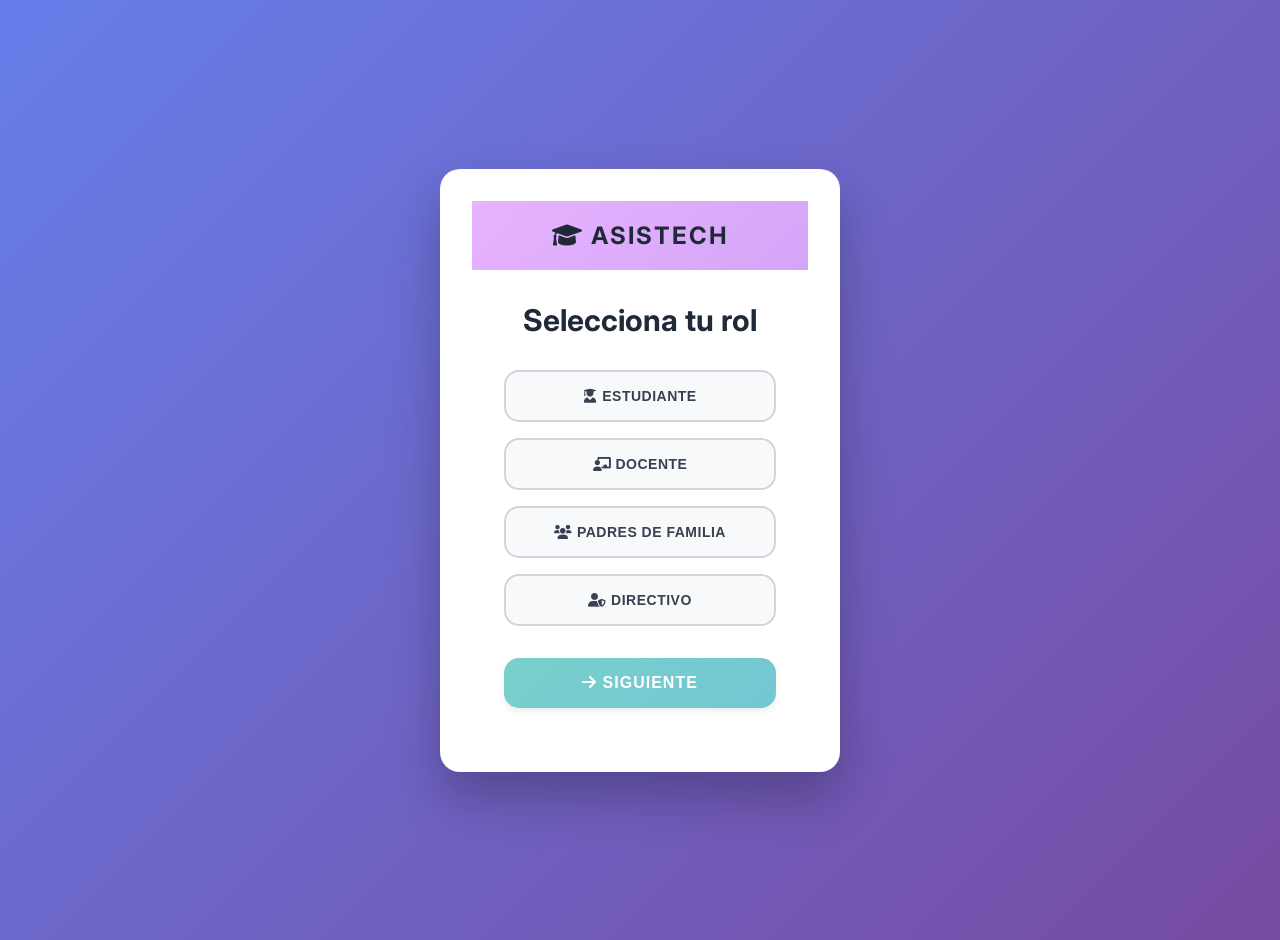
<file: ProyectoF/index-seleccion_rol.html>
<!DOCTYPE html>
<html lang="es">
<head>
    <meta charset="UTF-8" />
    <meta name="viewport" content="width=device-width, initial-scale=1.0"/>
    <title>AsisTech - Selección de Rol</title>
    <!-- Google Fonts -->
    <link href="https://fonts.googleapis.com/css2?family=Inter:wght@400;500;600;700;800&display=swap" rel="stylesheet">
    <!-- Font Awesome para iconos -->
    <link href="https://cdnjs.cloudflare.com/ajax/libs/font-awesome/6.0.0/css/all.min.css" rel="stylesheet">
    <!-- Estilos unificados -->
    <link rel="stylesheet" href="estilos.css" />
</head>
<body>
    <div class="screen-container">
        <div class="container">
            <!-- Pantalla 1: Selección de Rol -->
            <div id="screen1" class="screen active">
                <div class="header">
                    <h1><i class="fas fa-graduation-cap"></i> AsisTech</h1>
                </div>
                
                <div style="padding: 2rem;">
                    <h2>Selecciona tu rol</h2>
                    <div id="role-selection">
                        <button class="role-button" data-role="estudiante">
                            <i class="fas fa-user-graduate"></i>
                            ESTUDIANTE
                        </button>
                        <button class="role-button" data-role="docente">
                            <i class="fas fa-chalkboard-teacher"></i>
                            DOCENTE
                        </button>
                        <button class="role-button" data-role="padres">
                            <i class="fas fa-users"></i>
                            PADRES DE FAMILIA
                        </button>
                        <button class="role-button" data-role="directivo">
                            <i class="fas fa-user-shield"></i>
                            DIRECTIVO
                        </button>
                    </div>
                    <button class="next-button">
                        <i class="fas fa-arrow-right"></i>
                        Siguiente
                    </button>
                </div>
            </div>
        </div>
    </div>

    <!-- Scripts unificados -->
    <script src="scritps-unificados.js"></script>
</body>
</html>
</file>
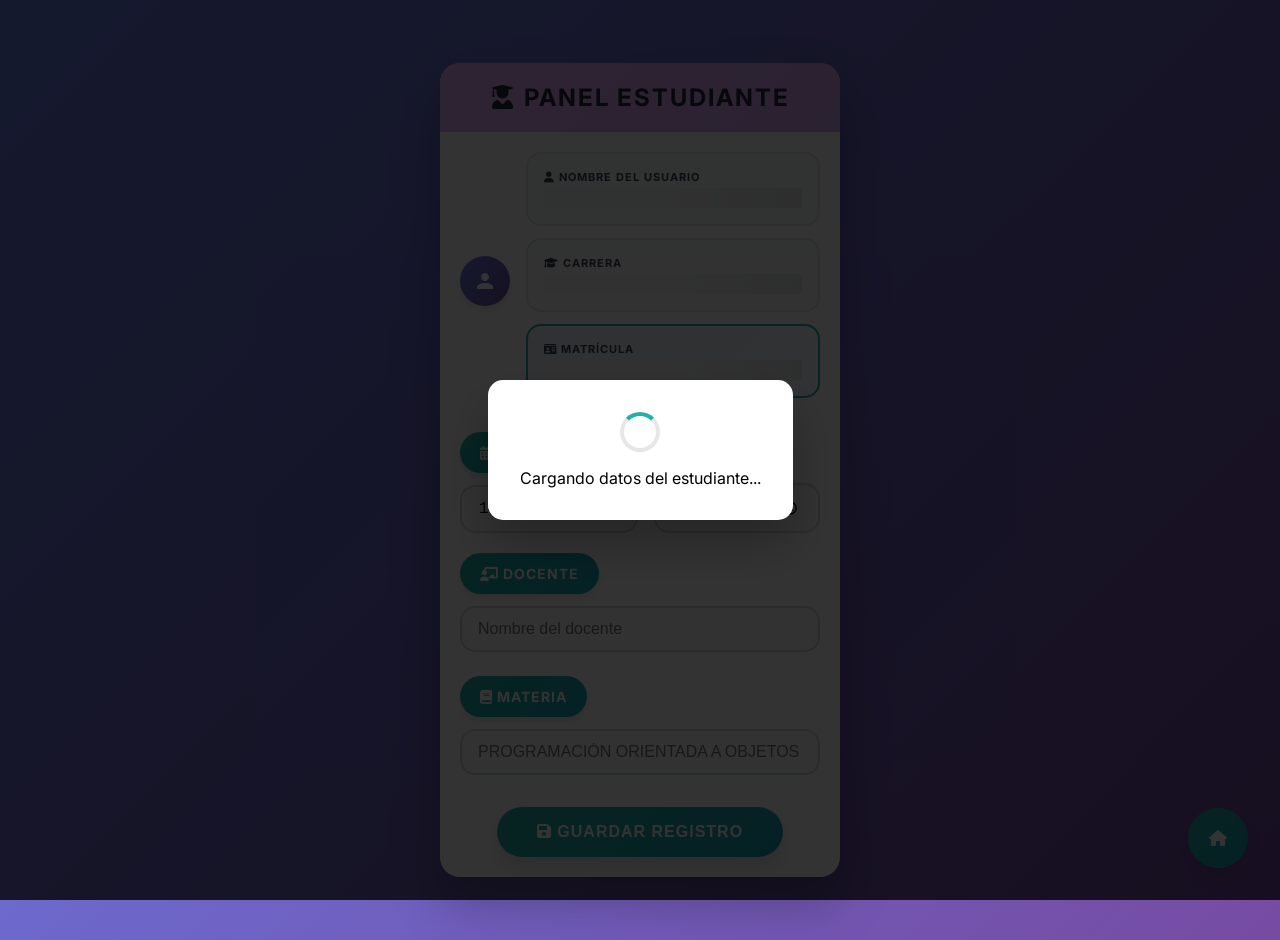
<file: ProyectoF_2/index-alumno.html>
<!DOCTYPE html>
<html lang="es">
<head>
    <meta charset="UTF-8">
    <meta name="viewport" content="width=device-width, initial-scale=1.0">
    <title>AsisTech - Panel Estudiante</title>
    <!-- Google Fonts -->
    <link href="https://fonts.googleapis.com/css2?family=Inter:wght@400;500;600;700;800&display=swap" rel="stylesheet">
    <!-- Font Awesome para iconos -->
    <link href="https://cdnjs.cloudflare.com/ajax/libs/font-awesome/6.0.0/css/all.min.css" rel="stylesheet">
    <!-- Estilos unificados -->
    <link rel="stylesheet" href="estilos.css">
</head>
<body>
    <!-- Loading overlay -->
    <div class="loading-overlay" id="loadingOverlay">
        <div class="loading-content">
            <div class="spinner"></div>
            <p id="loadingMessage">Cargando datos del estudiante...</p>
        </div>
    </div>

    <div class="screen-container">
        <div class="container alumno-container">
            <div class="header">
                <h1>
                    <i class="fas fa-user-graduate"></i>
                    Panel Estudiante
                </h1>
            </div>

            <div class="avatar-section">
                <div class="avatar-icon">
                    <svg viewBox="0 0 24 24">
                        <path d="M12 12c2.21 0 4-1.79 4-4s-1.79-4-4-4-4 1.79-4 4 1.79 4 4 4zm0 2c-2.67 0-8 1.34-8 4v2h16v-2c0-2.66-5.33-4-8-4z"/>
                    </svg>
                </div>
                <div class="preloaded-fields">
                    <div class="preloaded-field">
                        <div class="field-label">
                            <i class="fas fa-user"></i>
                            Nombre del Usuario
                        </div>
                        <div class="field-value" id="nombreUsuario">
                            <div class="loading-skeleton"></div>
                        </div>
                    </div>
                    <div class="preloaded-field">
                        <div class="field-label">
                            <i class="fas fa-graduation-cap"></i>
                            Carrera
                        </div>
                        <div class="field-value" id="carrera">
                            <div class="loading-skeleton"></div>
                        </div>
                    </div>
                    <div class="preloaded-field matricula-field">
                        <div class="field-label">
                            <i class="fas fa-id-card"></i>
                            Matrícula
                        </div>
                        <div class="field-value" id="matricula">
                            <div class="loading-skeleton"></div>
                        </div>
                    </div>
                </div>
            </div>

            <div class="form-section">
                <div class="datetime-group">
                    <div class="form-group">
                        <div class="form-label">
                            <i class="fas fa-calendar-alt"></i>
                            Fecha
                        </div>
                        <input type="date" class="form-input" id="fecha" value="2025-08-08">
                    </div>
                    <div class="form-group">
                        <div class="form-label">
                            <i class="fas fa-clock"></i>
                            Hora
                        </div>
                        <input type="time" class="form-input" id="hora" value="15:33">
                    </div>
                </div>

                <div class="form-group">
                    <div class="form-label">
                        <i class="fas fa-chalkboard-teacher"></i>
                        Docente
                    </div>
                    <input type="text" class="form-input" id="docente" placeholder="Nombre del docente" required>
                </div>

                <div class="form-group">
                    <div class="form-label">
                        <i class="fas fa-book"></i>
                        Materia
                    </div>
                    <input type="text" class="form-input" id="materia" placeholder="PROGRAMACIÓN ORIENTADA A OBJETOS" required>
                </div>

                <button class="save-button" onclick="guardarRegistro()" id="saveBtn">
                    <i class="fas fa-save"></i>
                    Guardar Registro
                </button>
            </div>
        </div>
    </div>

    <!-- Modal personalizado -->
    <div id="customModal" class="custom-modal">
        <div class="custom-modal-content">
            <p id="modalMessage"></p>
            <button onclick="closeModal()">
                <i class="fas fa-times"></i>
                Cerrar
            </button>
        </div>
    </div>

    <!-- Botón home -->
    <a href="index.html" class="home-button" title="Ir al inicio">
        <i class="fas fa-home"></i>
    </a>

    <!-- Scripts unificados -->
    <script src="scritps-unificados.js"></script>
</body>
</html>
</file>
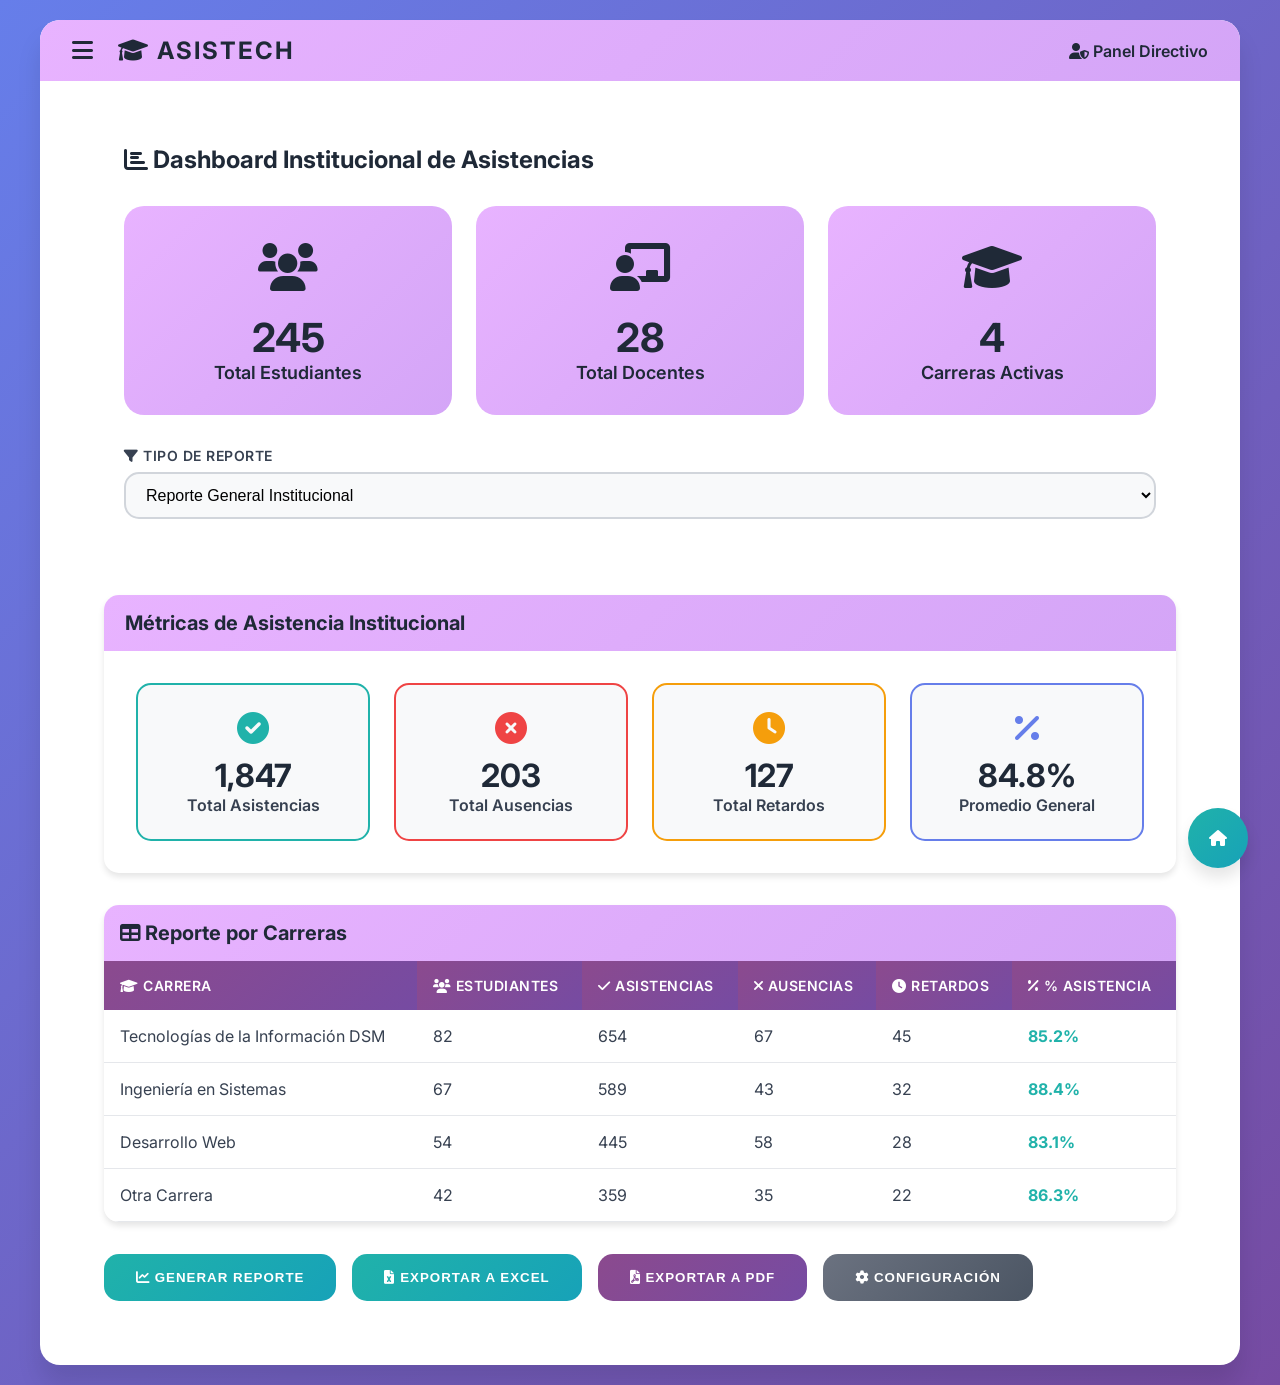
<file: ProyectoF_2/index-directivo.html>
<!DOCTYPE html>
<html lang="es">
<head>
    <meta charset="UTF-8">
    <meta name="viewport" content="width=device-width, initial-scale=1.0">
    <title>AsisTech - Panel Directivo</title>
    <!-- Google Fonts -->
    <link href="https://fonts.googleapis.com/css2?family=Inter:wght@400;500;600;700;800&display=swap" rel="stylesheet">
    <!-- Font Awesome para iconos -->
    <link href="https://cdnjs.cloudflare.com/ajax/libs/font-awesome/6.0.0/css/all.min.css" rel="stylesheet">
    <!-- Estilos unificados -->
    <link rel="stylesheet" href="estilos.css">
</head>
<body>
    <div class="docente-container">
        <header class="top-bar">
            <div class="logo">
                <i class="fas fa-bars menu-icon"></i>
                <i class="fas fa-graduation-cap"></i>
                AsisTech
            </div>
            <div style="color: var(--gray-800); font-weight: 600;">
                <i class="fas fa-user-shield"></i>
                Panel Directivo
            </div>
        </header>

        <main class="main-content">
            <div class="card">
                <section class="form-section">
                    <h2>
                        <i class="fas fa-chart-bar"></i>
                        Dashboard Institucional de Asistencias
                    </h2>
                    
                    <!-- Tarjetas de resumen general -->
                    <div class="stats-grid" style="display: grid; grid-template-columns: repeat(auto-fit, minmax(250px, 1fr)); gap: 1.5rem; margin: 2rem 0;">
                        <div class="stat-card" style="background: var(--secondary-gradient); padding: 2rem; border-radius: var(--border-radius-lg); color: var(--gray-800); text-align: center;">
                            <div style="font-size: 3rem; margin-bottom: 1rem;">
                                <i class="fas fa-users"></i>
                            </div>
                            <div style="font-size: 2.5rem; font-weight: bold;" id="total-estudiantes">245</div>
                            <div style="font-weight: 600; font-size: 1.125rem;">Total Estudiantes</div>
                        </div>
                        
                        <div class="stat-card" style="background: var(--secondary-gradient); padding: 2rem; border-radius: var(--border-radius-lg); color: var(--gray-800); text-align: center;">
                            <div style="font-size: 3rem; margin-bottom: 1rem;">
                                <i class="fas fa-chalkboard-teacher"></i>
                            </div>
                            <div style="font-size: 2.5rem; font-weight: bold;" id="total-docentes">28</div>
                            <div style="font-weight: 600; font-size: 1.125rem;">Total Docentes</div>
                        </div>
                        
                        <div class="stat-card" style="background: var(--secondary-gradient); padding: 2rem; border-radius: var(--border-radius-lg); color: var(--gray-800); text-align: center;">
                            <div style="font-size: 3rem; margin-bottom: 1rem;">
                                <i class="fas fa-graduation-cap"></i>
                            </div>
                            <div style="font-size: 2.5rem; font-weight: bold;" id="total-carreras">4</div>
                            <div style="font-weight: 600; font-size: 1.125rem;">Carreras Activas</div>
                        </div>
                    </div>

                    <div class="form-group">
                        <label for="reporte-tipo">
                            <i class="fas fa-filter"></i>
                            Tipo de Reporte
                        </label>
                        <select id="reporte-tipo">
                            <option value="general">Reporte General Institucional</option>
                            <option value="carrera">Por Carrera</option>
                            <option value="docente">Por Docente</option>
                            <option value="periodo">Por Periodo</option>
                        </select>
                    </div>

                    <div class="form-group" id="filtro-carrera" style="display: none;">
                        <label for="carrera-filtro">
                            <i class="fas fa-graduation-cap"></i>
                            Seleccionar Carrera
                        </label>
                        <select id="carrera-filtro">
                            <option value="">Todas las carreras</option>
                            <option value="tidsm">Tecnologías de la Información DSM</option>
                            <option value="sistemas">Ingeniería en Sistemas</option>
                            <option value="web">Desarrollo Web</option>
                            <option value="otra">Otra Carrera</option>
                        </select>
                    </div>

                    <div class="form-group" id="filtro-docente" style="display: none;">
                        <label for="docente-filtro">
                            <i class="fas fa-chalkboard-teacher"></i>
                            Seleccionar Docente
                        </label>
                        <select id="docente-filtro">
                            <option value="">Todos los docentes</option>
                            <option value="martinez">Prof. Juan Martínez</option>
                            <option value="lopez">Prof. Ana López</option>
                            <option value="garcia">Prof. Carlos García</option>
                            <option value="rodriguez">Prof. María Rodríguez</option>
                        </select>
                    </div>

                    <div class="datetime-group" id="filtro-periodo" style="display: none;">
                        <div class="form-group">
                            <label for="fecha-inicio">
                                <i class="fas fa-calendar-alt"></i>
                                Fecha Inicio
                            </label>
                            <input type="date" class="form-input" id="fecha-inicio">
                        </div>
                        <div class="form-group">
                            <label for="fecha-fin">
                                <i class="fas fa-calendar-check"></i>
                                Fecha Fin
                            </label>
                            <input type="date" class="form-input" id="fecha-fin">
                        </div>
                    </div>
                </section>

                <!-- Sección de métricas de asistencia -->
                <section id="metricas-section" class="table-container">
                    <div class="table-header">
                        <h3>
                            <i class="fas fa-analytics"></i>
                            Métricas de Asistencia Institucional
                        </h3>
                    </div>
                    
                    <div style="padding: 2rem;">
                        <div class="stats-grid" style="display: grid; grid-template-columns: repeat(auto-fit, minmax(200px, 1fr)); gap: 1.5rem;">
                            <div class="stat-card" style="background: var(--gray-50); padding: 1.5rem; border-radius: var(--border-radius); text-align: center; border: 2px solid var(--accent-color);">
                                <div style="font-size: 2rem; color: var(--accent-color); margin-bottom: 0.5rem;">
                                    <i class="fas fa-check-circle"></i>
                                </div>
                                <div style="font-size: 2rem; font-weight: bold; color: var(--gray-800);" id="total-asistencias">1,847</div>
                                <div style="color: var(--gray-700); font-weight: 600;">Total Asistencias</div>
                            </div>
                            
                            <div class="stat-card" style="background: var(--gray-50); padding: 1.5rem; border-radius: var(--border-radius); text-align: center; border: 2px solid #ef4444;">
                                <div style="font-size: 2rem; color: #ef4444; margin-bottom: 0.5rem;">
                                    <i class="fas fa-times-circle"></i>
                                </div>
                                <div style="font-size: 2rem; font-weight: bold; color: var(--gray-800);" id="total-ausencias">203</div>
                                <div style="color: var(--gray-700); font-weight: 600;">Total Ausencias</div>
                            </div>
                            
                            <div class="stat-card" style="background: var(--gray-50); padding: 1.5rem; border-radius: var(--border-radius); text-align: center; border: 2px solid #f59e0b;">
                                <div style="font-size: 2rem; color: #f59e0b; margin-bottom: 0.5rem;">
                                    <i class="fas fa-clock"></i>
                                </div>
                                <div style="font-size: 2rem; font-weight: bold; color: var(--gray-800);" id="total-retardos">127</div>
                                <div style="color: var(--gray-700); font-weight: 600;">Total Retardos</div>
                            </div>
                            
                            <div class="stat-card" style="background: var(--gray-50); padding: 1.5rem; border-radius: var(--border-radius); text-align: center; border: 2px solid var(--primary-color);">
                                <div style="font-size: 2rem; color: var(--primary-color); margin-bottom: 0.5rem;">
                                    <i class="fas fa-percentage"></i>
                                </div>
                                <div style="font-size: 2rem; font-weight: bold; color: var(--gray-800);" id="promedio-asistencia">84.8%</div>
                                <div style="color: var(--gray-700); font-weight: 600;">Promedio General</div>
                            </div>
                        </div>
                    </div>
                </section>

                <!-- Tabla de reportes por carrera -->
                <section id="tabla-reportes" class="table-container">
                    <div class="table-header">
                        <h3>
                            <i class="fas fa-table"></i>
                            Reporte por Carreras
                        </h3>
                    </div>
                    <div class="table-wrapper">
                        <table class="styled-table">
                            <thead>
                                <tr>
                                    <th><i class="fas fa-graduation-cap"></i> Carrera</th>
                                    <th><i class="fas fa-users"></i> Estudiantes</th>
                                    <th><i class="fas fa-check"></i> Asistencias</th>
                                    <th><i class="fas fa-times"></i> Ausencias</th>
                                    <th><i class="fas fa-clock"></i> Retardos</th>
                                    <th><i class="fas fa-percentage"></i> % Asistencia</th>
                                </tr>
                            </thead>
                            <tbody>
                                <tr>
                                    <td>Tecnologías de la Información DSM</td>
                                    <td>82</td>
                                    <td>654</td>
                                    <td>67</td>
                                    <td>45</td>
                                    <td style="color: var(--accent-color); font-weight: bold;">85.2%</td>
                                </tr>
                                <tr>
                                    <td>Ingeniería en Sistemas</td>
                                    <td>67</td>
                                    <td>589</td>
                                    <td>43</td>
                                    <td>32</td>
                                    <td style="color: var(--accent-color); font-weight: bold;">88.4%</td>
                                </tr>
                                <tr>
                                    <td>Desarrollo Web</td>
                                    <td>54</td>
                                    <td>445</td>
                                    <td>58</td>
                                    <td>28</td>
                                    <td style="color: var(--accent-color); font-weight: bold;">83.1%</td>
                                </tr>
                                <tr>
                                    <td>Otra Carrera</td>
                                    <td>42</td>
                                    <td>359</td>
                                    <td>35</td>
                                    <td>22</td>
                                    <td style="color: var(--accent-color); font-weight: bold;">86.3%</td>
                                </tr>
                            </tbody>
                        </table>
                    </div>
                </section>

                <div class="btn-action-grid" style="grid-template-columns: repeat(auto-fit, minmax(200px, 1fr));">
                    <button id="btn-generar-reporte" class="btn btn-secondary">
                        <i class="fas fa-chart-line"></i>
                        Generar Reporte
                    </button>
                    <button id="btn-exportar-excel" class="btn btn-secondary" style="background: var(--accent-gradient);">
                        <i class="fas fa-file-excel"></i>
                        Exportar a Excel
                    </button>
                    <button id="btn-exportar-pdf" class="btn btn-secondary" style="background: var(--purple-gradient);">
                        <i class="fas fa-file-pdf"></i>
                        Exportar a PDF
                    </button>
                    <button id="btn-configuracion" class="btn btn-secondary" style="background: linear-gradient(135deg, #6b7280 0%, #4b5563 100%);">
                        <i class="fas fa-cog"></i>
                        Configuración
                    </button>
                </div>
            </div>
        </main>
    </div>

    <!-- Loading overlay -->
    <div id="loadingOverlay" class="loading-overlay">
        <div class="loading-content">
            <div class="spinner"></div>
            <p id="loadingMessage">Generando reporte...</p>
        </div>  
    </div>

    <!-- Modal personalizado -->
    <div id="customModal" class="custom-modal">
        <div class="custom-modal-content">
            <p id="modalMessage"></p>
            <button onclick="closeModal()">
                <i class="fas fa-times"></i>
                Cerrar
            </button>
        </div>
    </div>

    <!-- Botón home -->
    <a href="index.html" class="home-button" title="Ir al inicio">
        <i class="fas fa-home"></i>
    </a>

    <!-- Scripts unificados -->
    <script src="scritps-unificados.js"></script>
</body>
</html>
</file>
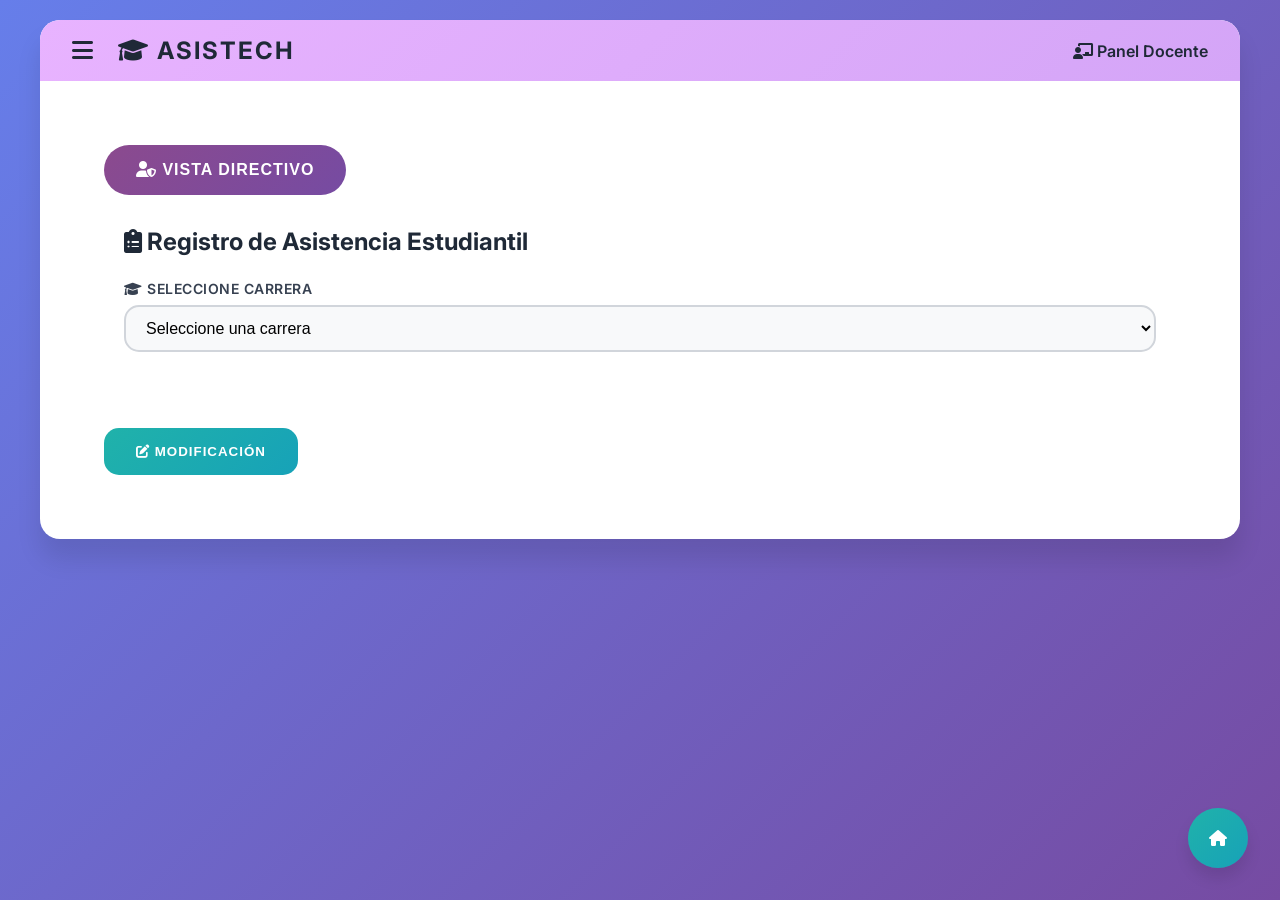
<file: ProyectoF_2/index-docente.html>
<!DOCTYPE html>
<html lang="es">
<head>
    <meta charset="UTF-8">
    <meta name="viewport" content="width=device-width, initial-scale=1.0">
    <title>AsisTech - Panel Docente</title>
    <!-- Google Fonts -->
    <link href="https://fonts.googleapis.com/css2?family=Inter:wght@400;500;600;700;800&display=swap" rel="stylesheet">
    <!-- Font Awesome para iconos -->
    <link href="https://cdnjs.cloudflare.com/ajax/libs/font-awesome/6.0.0/css/all.min.css" rel="stylesheet">
    <!-- Estilos unificados -->
    <link rel="stylesheet" href="estilos.css">
</head>
<body>
    <div class="docente-container">
        <header class="top-bar">
            <div class="logo">
                <i class="fas fa-bars menu-icon"></i>
                <i class="fas fa-graduation-cap"></i>
                AsisTech
            </div>
            <div style="color: var(--gray-800); font-weight: 600;">
                <i class="fas fa-chalkboard-teacher"></i>
                Panel Docente
            </div>
        </header>

        <main class="main-content">
            <div class="card">
                <button id="btn-directivo" class="btn-directivo">
                    <i class="fas fa-user-shield"></i>
                    VISTA DIRECTIVO
                </button>

                <section class="form-section">
                    <h2>
                        <i class="fas fa-clipboard-list"></i>
                        Registro de Asistencia Estudiantil
                    </h2>
                    <div class="form-group">
                        <label for="carrera">
                            <i class="fas fa-graduation-cap"></i>
                            Seleccione carrera
                        </label>
                        <select id="carrera">
                            <option value="">Seleccione una carrera</option>
                            <option value="tidsm">Tecnologías de la Información DSM</option>
                            <option value="sistemas">Ingeniería en Sistemas</option>
                            <option value="web">Desarrollo Web</option>
                            <option value="otra">Otra Carrera</option>
                        </select>
                    </div>
                </section>

                <!-- Tabla para TIDSM -->
                <section id="table-tidsm" class="table-container hidden">
                    <div class="table-header">
                        <h3>
                            <i class="fas fa-laptop-code"></i>
                            Tecnologías de la Información DSM
                        </h3>
                        <i class="fas fa-user-circle user-icon" style="font-size: 2rem; color: var(--accent-color);"></i>
                    </div>
                    <div class="table-wrapper">
                        <table class="styled-table">
                            <thead>
                                <tr>
                                    <th><i class="fas fa-user"></i> Nombre del alumno</th>
                                    <th><i class="fas fa-check"></i> Asistencia</th>
                                    <th><i class="fas fa-times"></i> Ausencia</th>
                                    <th><i class="fas fa-clock"></i> Retardo</th>
                                    <th><i class="fas fa-calendar"></i> Fecha</th>
                                </tr>
                            </thead>
                            <tbody>
                                <!-- Los datos se cargan dinámicamente con JavaScript -->
                            </tbody>
                        </table>
                    </div>
                </section>

                <!-- Tabla para Ingeniería en Sistemas -->
                <section id="table-sistemas" class="table-container hidden">
                    <div class="table-header">
                        <h3>
                            <i class="fas fa-microchip"></i>
                            Ingeniería en Sistemas
                        </h3>
                        <i class="fas fa-user-circle user-icon" style="font-size: 2rem; color: var(--accent-color);"></i>
                    </div>
                    <div class="table-wrapper">
                        <table class="styled-table">
                            <thead>
                                <tr>
                                    <th><i class="fas fa-user"></i> Nombre del alumno</th>
                                    <th><i class="fas fa-check"></i> Asistencia</th>
                                    <th><i class="fas fa-times"></i> Ausencia</th>
                                    <th><i class="fas fa-clock"></i> Retardo</th>
                                    <th><i class="fas fa-calendar"></i> Fecha</th>
                                </tr>
                            </thead>
                            <tbody>
                                <!-- Los datos se cargan dinámicamente con JavaScript -->
                            </tbody>
                        </table>
                    </div>
                </section>

                <!-- Tabla para Desarrollo Web -->
                <section id="table-web" class="table-container hidden">
                    <div class="table-header">
                        <h3>
                            <i class="fas fa-globe-americas"></i>
                            Desarrollo Web
                        </h3>
                        <i class="fas fa-user-circle user-icon" style="font-size: 2rem; color: var(--accent-color);"></i>
                    </div>
                    <div class="table-wrapper">
                        <table class="styled-table">
                            <thead>
                                <tr>
                                    <th><i class="fas fa-user"></i> Nombre del alumno</th>
                                    <th><i class="fas fa-check"></i> Asistencia</th>
                                    <th><i class="fas fa-times"></i> Ausencia</th>
                                    <th><i class="fas fa-clock"></i> Retardo</th>
                                    <th><i class="fas fa-calendar"></i> Fecha</th>
                                </tr>
                            </thead>
                            <tbody>
                                <!-- Los datos se cargan dinámicamente con JavaScript -->
                            </tbody>
                        </table>
                    </div>
                </section>

                <!-- Tabla para Otra Carrera -->
                <section id="table-otra" class="table-container hidden">
                    <div class="table-header">
                        <h3>
                            <i class="fas fa-book"></i>
                            Otra Carrera
                        </h3>
                        <i class="fas fa-user-circle user-icon" style="font-size: 2rem; color: var(--accent-color);"></i>
                    </div>
                    <div class="table-wrapper">
                        <table class="styled-table">
                            <thead>
                                <tr>
                                    <th><i class="fas fa-user"></i> Nombre del alumno</th>
                                    <th><i class="fas fa-check"></i> Asistencia</th>
                                    <th><i class="fas fa-times"></i> Ausencia</th>
                                    <th><i class="fas fa-clock"></i> Retardo</th>
                                    <th><i class="fas fa-calendar"></i> Fecha</th>
                                </tr>
                            </thead>
                            <tbody>
                                <!-- Los datos se cargan dinámicamente con JavaScript -->
                            </tbody>
                        </table>
                    </div>
                </section>

                <div class="btn-action-grid">
                    <button id="btn-modificacion" class="btn btn-secondary">
                        <i class="fas fa-edit"></i>
                        Modificación
                    </button>
                </div>

                <button id="btn-guardar" class="btn btn-save" style="display: none;">
                    <i class="fas fa-save"></i>
                    GUARDAR CAMBIOS
                </button>
            </div>
        </main>
    </div>

    <!-- Loading overlay -->
    <div id="loadingOverlay" class="loading-overlay">
        <div class="loading-content">
            <div class="spinner"></div>
            <p id="loadingMessage">Cargando...</p>
        </div>
    </div>

    <!-- Modal personalizado -->
    <div id="customModal" class="custom-modal">
        <div class="custom-modal-content">
            <p id="modalMessage"></p>
            <button onclick="closeModal()">
                <i class="fas fa-times"></i>
                Cerrar
            </button>
        </div>
    </div>

    <!-- Botón home -->
    <a href="index.html" id="btn-home" class="home-button" title="Ir al inicio">
        <i class="fas fa-home"></i>
    </a>

    <!-- Scripts unificados -->
    <script src="scritps-unificados.js"></script>
</body>
</html>
</file>
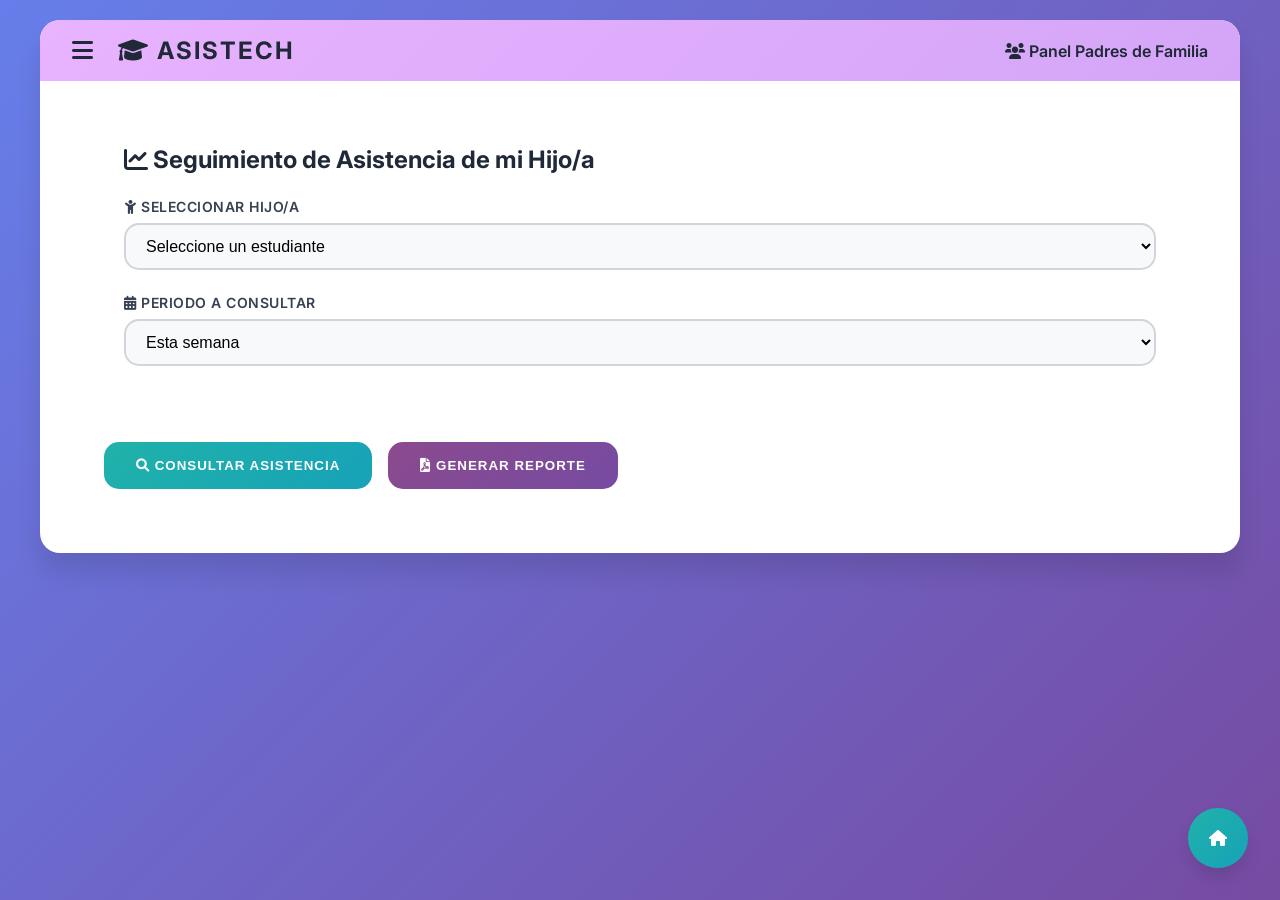
<file: ProyectoF_2/index-padre_familia.html>
<!DOCTYPE html>
<html lang="es">
<head>
    <meta charset="UTF-8">
    <meta name="viewport" content="width=device-width, initial-scale=1.0">
    <title>AsisTech - Panel Padres de Familia</title>
    <!-- Google Fonts -->
    <link href="https://fonts.googleapis.com/css2?family=Inter:wght@400;500;600;700;800&display=swap" rel="stylesheet">
    <!-- Font Awesome para iconos -->
    <link href="https://cdnjs.cloudflare.com/ajax/libs/font-awesome/6.0.0/css/all.min.css" rel="stylesheet">
    <!-- Estilos unificados -->
    <link rel="stylesheet" href="estilos.css">
</head>
<body>
    <div class="docente-container">
        <header class="top-bar">
            <div class="logo">
                <i class="fas fa-bars menu-icon"></i>
                <i class="fas fa-graduation-cap"></i>
                AsisTech
            </div>
            <div style="color: var(--gray-800); font-weight: 600;">
                <i class="fas fa-users"></i>
                Panel Padres de Familia
            </div>
        </header>

        <main class="main-content">
            <div class="card">
                <section class="form-section">
                    <h2>
                        <i class="fas fa-chart-line"></i>
                        Seguimiento de Asistencia de mi Hijo/a
                    </h2>
                    
                    <div class="form-group">
                        <label for="hijo-select">
                            <i class="fas fa-child"></i>
                            Seleccionar hijo/a
                        </label>
                        <select id="hijo-select">
                            <option value="">Seleccione un estudiante</option>
                            <option value="maria-gonzalez">María González Hernández - 2023040156</option>
                            <option value="carlos-gonzalez">Carlos González Hernández - 2023040157</option>
                        </select>
                    </div>

                    <div class="form-group">
                        <label for="periodo-select">
                            <i class="fas fa-calendar-alt"></i>
                            Periodo a consultar
                        </label>
                        <select id="periodo-select">
                            <option value="semana">Esta semana</option>
                            <option value="mes">Este mes</option>
                            <option value="bimestre">Este bimestre</option>
                            <option value="semestre">Este semestre</option>
                        </select>
                    </div>
                </section>

                <!-- Sección de estadísticas -->
                <section id="estadisticas-section" class="table-container hidden">
                    <div class="table-header">
                        <h3>
                            <i class="fas fa-chart-pie"></i>
                            Estadísticas de Asistencia
                        </h3>
                        <i class="fas fa-user-graduate user-icon" style="font-size: 2rem; color: var(--accent-color);"></i>
                    </div>
                    
                    <div style="padding: 2rem;">
                        <div class="stats-grid" style="display: grid; grid-template-columns: repeat(auto-fit, minmax(200px, 1fr)); gap: 1.5rem; margin-bottom: 2rem;">
                            <div class="stat-card" style="background: var(--gray-50); padding: 1.5rem; border-radius: var(--border-radius); text-align: center; border: 2px solid var(--accent-color);">
                                <div style="font-size: 2rem; color: var(--accent-color); margin-bottom: 0.5rem;">
                                    <i class="fas fa-check-circle"></i>
                                </div>
                                <div style="font-size: 2rem; font-weight: bold; color: var(--gray-800);" id="asistencias-count">0</div>
                                <div style="color: var(--gray-700); font-weight: 600;">Asistencias</div>
                            </div>
                            
                            <div class="stat-card" style="background: var(--gray-50); padding: 1.5rem; border-radius: var(--border-radius); text-align: center; border: 2px solid #ef4444;">
                                <div style="font-size: 2rem; color: #ef4444; margin-bottom: 0.5rem;">
                                    <i class="fas fa-times-circle"></i>
                                </div>
                                <div style="font-size: 2rem; font-weight: bold; color: var(--gray-800);" id="ausencias-count">0</div>
                                <div style="color: var(--gray-700); font-weight: 600;">Ausencias</div>
                            </div>
                            
                            <div class="stat-card" style="background: var(--gray-50); padding: 1.5rem; border-radius: var(--border-radius); text-align: center; border: 2px solid #f59e0b;">
                                <div style="font-size: 2rem; color: #f59e0b; margin-bottom: 0.5rem;">
                                    <i class="fas fa-clock"></i>
                                </div>
                                <div style="font-size: 2rem; font-weight: bold; color: var(--gray-800);" id="retardos-count">0</div>
                                <div style="color: var(--gray-700); font-weight: 600;">Retardos</div>
                            </div>
                            
                            <div class="stat-card" style="background: var(--gray-50); padding: 1.5rem; border-radius: var(--border-radius); text-align: center; border: 2px solid var(--primary-color);">
                                <div style="font-size: 2rem; color: var(--primary-color); margin-bottom: 0.5rem;">
                                    <i class="fas fa-percentage"></i>
                                </div>
                                <div style="font-size: 2rem; font-weight: bold; color: var(--gray-800);" id="porcentaje-asistencia">0%</div>
                                <div style="color: var(--gray-700); font-weight: 600;">Asistencia</div>
                            </div>
                        </div>
                    </div>
                </section>

                <!-- Tabla de registros detallados -->
                <section id="registros-section" class="table-container hidden">
                    <div class="table-header">
                        <h3>
                            <i class="fas fa-list-alt"></i>
                            Registros Detallados
                        </h3>
                    </div>
                    <div class="table-wrapper">
                        <table class="styled-table">
                            <thead>
                                <tr>
                                    <th><i class="fas fa-calendar"></i> Fecha</th>
                                    <th><i class="fas fa-clock"></i> Hora</th>
                                    <th><i class="fas fa-book"></i> Materia</th>
                                    <th><i class="fas fa-chalkboard-teacher"></i> Docente</th>
                                    <th><i class="fas fa-info-circle"></i> Estado</th>
                                </tr>
                            </thead>
                            <tbody id="registros-tbody">
                                <!-- Los datos se cargan dinámicamente -->
                            </tbody>
                        </table>
                    </div>
                </section>

                <div class="btn-action-grid">
                    <button id="btn-consultar" class="btn btn-secondary">
                        <i class="fas fa-search"></i>
                        Consultar Asistencia
                    </button>
                    <button id="btn-reporte" class="btn btn-secondary" style="background: var(--purple-gradient);">
                        <i class="fas fa-file-pdf"></i>
                        Generar Reporte
                    </button>
                </div>
            </div>
        </main>
    </div>

    <!-- Loading overlay -->
    <div id="loadingOverlay" class="loading-overlay">
        <div class="loading-content">
            <div class="spinner"></div>
            <p id="loadingMessage">Cargando información...</p>
        </div>
    </div>

    <!-- Modal personalizado -->
    <div id="customModal" class="custom-modal">
        <div class="custom-modal-content">
            <p id="modalMessage"></p>
            <button onclick="closeModal()">
                <i class="fas fa-times"></i>
                Cerrar
            </button>
        </div>
    </div>

    <!-- Botón home -->
    <a href="index.html" class="home-button" title="Ir al inicio">
        <i class="fas fa-home"></i>
    </a>

    <!-- Scripts unificados -->
    <script src="scritps-unificados.js"></script>
</body>
</html>
</file>
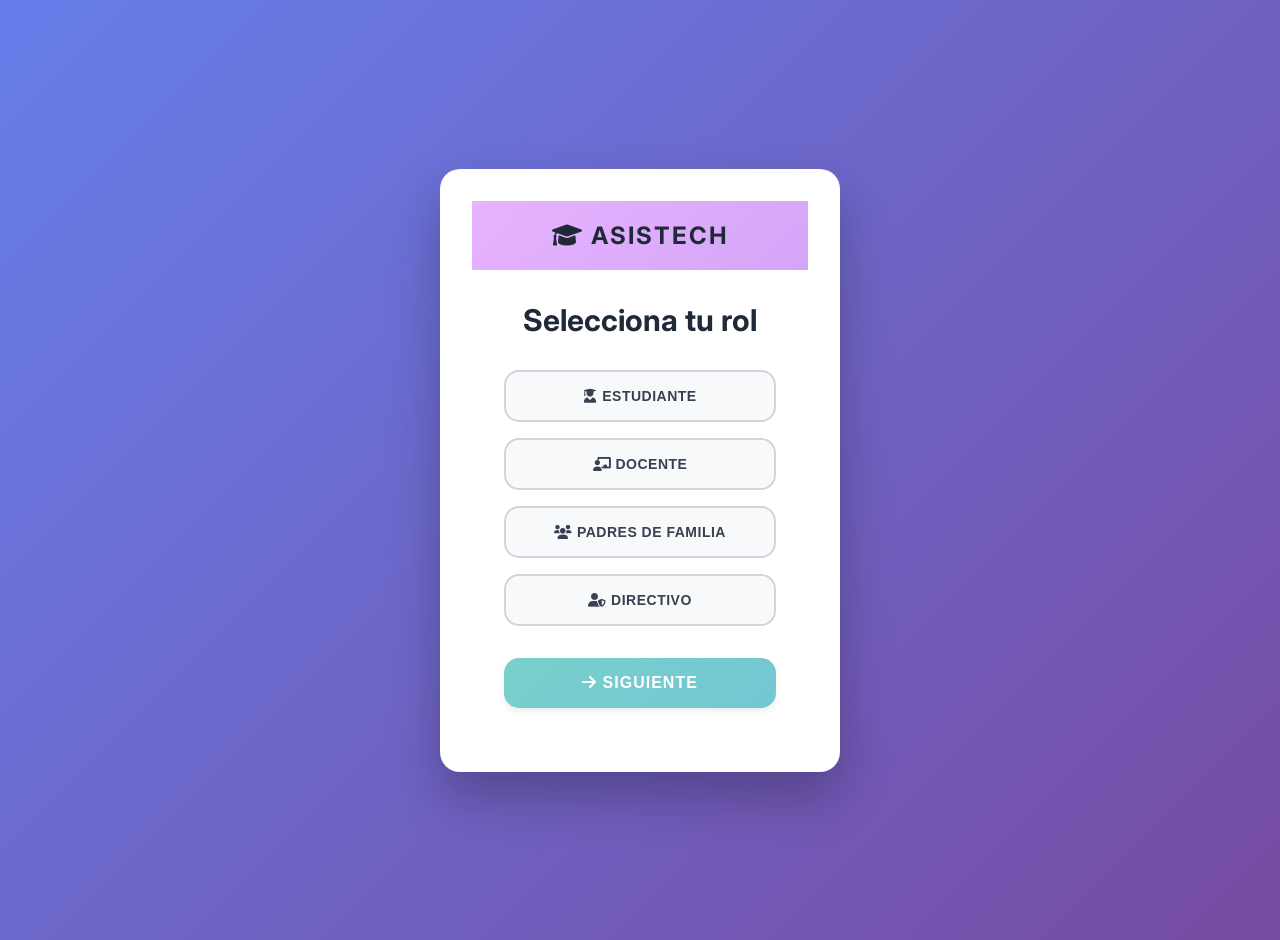
<file: ProyectoF_2/index-seleccion_rol.html>
<!DOCTYPE html>
<html lang="es">
<head>
    <meta charset="UTF-8" />
    <meta name="viewport" content="width=device-width, initial-scale=1.0"/>
    <title>AsisTech - Selección de Rol</title>
    <!-- Google Fonts -->
    <link href="https://fonts.googleapis.com/css2?family=Inter:wght@400;500;600;700;800&display=swap" rel="stylesheet">
    <!-- Font Awesome para iconos -->
    <link href="https://cdnjs.cloudflare.com/ajax/libs/font-awesome/6.0.0/css/all.min.css" rel="stylesheet">
    <!-- Estilos unificados -->
    <link rel="stylesheet" href="estilos.css" />
</head>
<body>
    <div class="screen-container">
        <div class="container">
            <!-- Pantalla 1: Selección de Rol -->
            <div id="screen1" class="screen active">
                <div class="header">
                    <h1><i class="fas fa-graduation-cap"></i> AsisTech</h1>
                </div>
                
                <div style="padding: 2rem;">
                    <h2>Selecciona tu rol</h2>
                    <div id="role-selection">
                        <button class="role-button" data-role="estudiante">
                            <i class="fas fa-user-graduate"></i>
                            ESTUDIANTE
                        </button>
                        <button class="role-button" data-role="docente">
                            <i class="fas fa-chalkboard-teacher"></i>
                            DOCENTE
                        </button>
                        <button class="role-button" data-role="padres">
                            <i class="fas fa-users"></i>
                            PADRES DE FAMILIA
                        </button>
                        <button class="role-button" data-role="directivo">
                            <i class="fas fa-user-shield"></i>
                            DIRECTIVO
                        </button>
                    </div>
                    <button class="next-button">
                        <i class="fas fa-arrow-right"></i>
                        Siguiente
                    </button>
                </div>
            </div>
        </div>
    </div>
      
    <!-- Scripts unificados -->
    <script src="scritps-unificados.js"></script>
</body>
</html>
</file>
<file: ProyectoF_2/styles.css>
body {
    font-family: Arial, sans-serif;
    background-color: #f0d2e0;
    display: flex;
    justify-content: center;
    align-items: center;
    height: 100vh;
    margin: 0;
}

.container {
    background-color: #fff;
    padding: 30px;
    border-radius: 8px;
    box-shadow: 0 4px 8px rgba(0, 0, 0, 0.1);
    width: 100%;
    max-width: 400px;
}

h2 {
    text-align: center;
    color: #333;
    margin-bottom: 20px;
}

.form-group {
    margin-bottom: 15px;
}

label {
    display: block;
    margin-bottom: 5px;
    color: #555;
}

input[type="text"],
input[type="password"] {
    width: 100%;
    padding: 10px;
    border: 1px solid #ccc;
    border-radius: 4px;
    box-sizing: border-box;
}

button {
    width: 100%;
    padding: 10px;
    background-color: #007bff;
    color: #fff;
    border: none;
    border-radius: 4px;
    font-size: 16px;
    cursor: pointer;
}

button:hover {
    background-color: #0056b3;
}

.enlace-registro {
    text-align: center;
    margin-top: 20px;
}

.enlace-registro a {
    color: #007bff;
    text-decoration: none;
}

.enlace-registro a:hover {
    text-decoration: underline;
}
</file>
<file: ProyectoF/estilos.css>
/* Estilos unificados basados en la paleta de la vista alumno */
* {
    margin: 0;
    padding: 0;
    box-sizing: border-box;
}

:root {
    /* Colores principales de la paleta alumno */
    --primary-gradient: linear-gradient(135deg, #667eea 0%, #764ba2 100%);
    --secondary-gradient: linear-gradient(135deg, #e8b3ff 0%, #d4a5f7 100%);
    --accent-gradient: linear-gradient(135deg, #20b2aa 0%, #17a2b8 100%);
    --purple-gradient: linear-gradient(135deg, #8b4a8e 0%, #764ba2 100%);
    
    /* Colores sólidos */
    --primary-color: #667eea;
    --secondary-color: #764ba2;
    --accent-color: #20b2aa;
    --purple-color: #8b4a8e;
    
    /* Colores neutros */
    --white: #ffffff;
    --gray-50: #f8f9fa;
    --gray-100: #f3f4f6;
    --gray-200: #e5e7eb;
    --gray-300: #d1d5db;
    --gray-700: #374151;
    --gray-800: #1f2937;
    --gray-900: #111827;
    
    /* Sombras */
    --shadow-sm: 0 1px 2px rgba(0, 0, 0, 0.05);
    --shadow-md: 0 4px 6px rgba(0, 0, 0, 0.1);
    --shadow-lg: 0 10px 15px rgba(0, 0, 0, 0.1);
    --shadow-xl: 0 20px 25px rgba(0, 0, 0, 0.1);
    --shadow-2xl: 0 25px 50px rgba(0, 0, 0, 0.25);
    
    /* Bordes */
    --border-radius: 15px;
    --border-radius-lg: 20px;
    --border-radius-xl: 25px;
}

body {
    font-family: 'Inter', 'Arial', sans-serif;
    background: var(--primary-gradient);
    min-height: 100vh;
    padding: 20px;
}

/* ESTILOS PARA SELECCIÓN DE ROL Y REGISTRO */
.screen-container {
    display: flex;
    justify-content: center;
    align-items: center;
    min-height: 100vh;
}

.container {
    background: var(--white);
    border-radius: var(--border-radius-lg);
    box-shadow: var(--shadow-2xl);
    overflow: hidden;
    width: 100%;
    max-width: 400px;
    position: relative;
}

/* Pantallas de registro */
.screen {
    display: none;
    text-align: center;
    padding: 2rem;
}

.screen.active {
    display: block;
}

.screen h2 {
    color: var(--gray-800);
    font-size: 1.875rem;
    font-weight: bold;
    margin-bottom: 2rem;
}

/* Botones de rol */
#role-selection {
    display: grid;
    grid-template-columns: 1fr;
    gap: 1rem;
    margin-bottom: 2rem;
}

.role-button {
    padding: 1rem 1.5rem;
    background: var(--gray-50);
    color: var(--gray-700);
    font-weight: 600;
    border-radius: var(--border-radius);
    border: 2px solid var(--gray-300);
    cursor: pointer;
    transition: all 0.3s ease;
    font-size: 0.875rem;
    text-transform: uppercase;
    letter-spacing: 0.5px;
}

.role-button:hover {
    background: var(--gray-100);
    border-color: var(--primary-color);
    transform: translateY(-2px);
    box-shadow: var(--shadow-md);
}

.role-button.selected {
    background: var(--primary-gradient);
    color: var(--white);
    border-color: var(--primary-color);
}

/* Botones principales */
.next-button, .submit-button {
    width: 100%;
    padding: 1rem 2rem;
    font-weight: bold;
    border-radius: var(--border-radius);
    border: none;
    cursor: pointer;
    transition: all 0.3s ease;
    font-size: 1rem;
    text-transform: uppercase;
    letter-spacing: 1px;
}

.next-button {
    background: var(--accent-gradient);
    color: var(--white);
    box-shadow: var(--shadow-md);
}

.next-button:hover {
    transform: translateY(-2px);
    box-shadow: var(--shadow-lg);
}

.submit-button {
    background: var(--accent-gradient);
    color: var(--white);
    box-shadow: var(--shadow-md);
}

.submit-button:hover {
    transform: translateY(-2px);
    box-shadow: var(--shadow-lg);
}

/* Formularios */
.form-group {
    margin-bottom: 1.5rem;
    text-align: left;
}

.form-group label {
    display: block;
    color: var(--gray-700);
    font-size: 0.875rem;
    font-weight: 600;
    margin-bottom: 0.5rem;
    text-transform: uppercase;
    letter-spacing: 0.5px;
}

.form-group input, .form-group select {
    width: 100%;
    padding: 0.75rem 1rem;
    border: 2px solid var(--gray-300);
    border-radius: var(--border-radius);
    font-size: 1rem;
    background: var(--gray-50);
    transition: all 0.3s ease;
    outline: none;
}

.form-group input:focus, .form-group select:focus {
    border-color: var(--primary-color);
    background: var(--white);
    box-shadow: 0 0 0 3px rgba(102, 126, 234, 0.1);
    transform: translateY(-1px);
}

/* ESTILOS PARA VISTA DOCENTE */
.docente-container {
    max-width: 1200px;
    margin: 0 auto;
    background: var(--white);
    border-radius: var(--border-radius-lg);
    box-shadow: var(--shadow-xl);
    overflow: hidden;
}

.top-bar {
    background: var(--secondary-gradient);
    padding: 1rem 2rem;
    display: flex;
    align-items: center;
    justify-content: space-between;
}

.logo {
    color: var(--gray-800);
    font-size: 1.5rem;
    font-weight: bold;
    text-transform: uppercase;
    letter-spacing: 2px;
}

.menu-icon {
    margin-right: 1rem;
    cursor: pointer;
}

.main-content {
    padding: 2rem;
}

.card {
    background: var(--white);
    border-radius: var(--border-radius);
    padding: 2rem;
}

.btn-directivo {
    background: var(--purple-gradient);
    color: var(--white);
    padding: 1rem 2rem;
    border: none;
    border-radius: var(--border-radius-xl);
    font-weight: bold;
    font-size: 1rem;
    cursor: pointer;
    transition: all 0.3s ease;
    margin-bottom: 2rem;
    text-transform: uppercase;
    letter-spacing: 1px;
}

.btn-directivo:hover {
    transform: translateY(-2px);
    box-shadow: var(--shadow-lg);
}

.form-section h2 {
    color: var(--gray-800);
    font-size: 1.5rem;
    font-weight: bold;
    margin-bottom: 1.5rem;
}

/* Tablas */
.table-container {
    margin-top: 2rem;
    border-radius: var(--border-radius);
    overflow: hidden;
    box-shadow: var(--shadow-md);
}

.table-container.hidden {
    display: none;
}

.table-header {
    background: var(--secondary-gradient);
    padding: 1rem;
    display: flex;
    justify-content: space-between;
    align-items: center;
}

.table-header h3 {
    color: var(--gray-800);
    font-size: 1.25rem;
    font-weight: bold;
}

.styled-table {
    width: 100%;
    border-collapse: collapse;
    background: var(--white);
}

.styled-table th {
    background: var(--purple-gradient);
    color: var(--white);
    padding: 1rem;
    text-align: left;
    font-weight: 600;
    font-size: 0.875rem;
    text-transform: uppercase;
    letter-spacing: 0.5px;
}

.styled-table td {
    padding: 1rem;
    border-bottom: 1px solid var(--gray-200);
    color: var(--gray-700);
}

.styled-table tbody tr:hover {
    background: var(--gray-50);
}

/* Botones de acción */
.btn-action-grid {
    display: flex;
    gap: 1rem;
    margin-top: 2rem;
}

.btn {
    padding: 1rem 2rem;
    border: none;
    border-radius: var(--border-radius);
    font-weight: bold;
    cursor: pointer;
    transition: all 0.3s ease;
    text-transform: uppercase;
    letter-spacing: 1px;
}

.btn-secondary {
    background: var(--accent-gradient);
    color: var(--white);
}

.btn-save {
    background: var(--accent-gradient);
    color: var(--white);
}

.btn:hover {
    transform: translateY(-2px);
    box-shadow: var(--shadow-md);
}

/* ESTILOS PARA VISTA ALUMNO */
.alumno-container {
    max-width: 400px;
    margin: 0 auto;
}

.header {
    background: var(--secondary-gradient);
    padding: 1.25rem;
    text-align: center;
    position: relative;
}

.header::before {
    content: '';
    position: absolute;
    top: 0;
    left: 0;
    right: 0;
    bottom: 0;
    background: url('data:image/svg+xml,<svg xmlns="http://www.w3.org/2000/svg" viewBox="0 0 100 100"><circle cx="20" cy="20" r="2" fill="rgba(255,255,255,0.1)"/><circle cx="80" cy="30" r="1.5" fill="rgba(255,255,255,0.1)"/><circle cx="60" cy="70" r="1" fill="rgba(255,255,255,0.1)"/></svg>');
}

.header h1 {
    color: var(--gray-800);
    font-size: 1.5rem;
    font-weight: bold;
    text-transform: uppercase;
    letter-spacing: 2px;
    position: relative;
    z-index: 1;
}

.avatar-section {
    display: flex;
    align-items: center;
    margin: 1.25rem 0;
    padding: 0 1.25rem;
}

.avatar-icon {
    width: 50px;
    height: 50px;
    border-radius: 50%;
    background: var(--primary-gradient);
    display: flex;
    align-items: center;
    justify-content: center;
    margin-right: 1rem;
    box-shadow: var(--shadow-md);
}

.avatar-icon svg {
    width: 24px;
    height: 24px;
    fill: var(--white);
}

.preloaded-fields {
    flex: 1;
    margin-bottom: 0;
}

.preloaded-field {
    background: var(--gray-50);
    border: 2px solid var(--gray-200);
    border-radius: var(--border-radius);
    padding: 1rem;
    margin-bottom: 0.75rem;
    position: relative;
    cursor: default;
}

.preloaded-field .field-label {
    font-size: 0.6875rem;
    color: var(--gray-700);
    text-transform: uppercase;
    letter-spacing: 1px;
    font-weight: bold;
    margin-bottom: 0.25rem;
}

.preloaded-field .field-value {
    font-size: 1rem;
    color: var(--gray-800);
    font-weight: 600;
    min-height: 20px;
}

.matricula-field {
    background: linear-gradient(135deg, #e8f4f8 0%, #f0f8ff 100%);
    border: 2px solid var(--accent-color);
}

.form-section {
    padding: 0 1.25rem 1.25rem;
}

.form-label {
    background: var(--accent-gradient);
    color: var(--white);
    padding: 0.75rem 1.25rem;
    border-radius: var(--border-radius-xl);
    font-weight: bold;
    font-size: 0.875rem;
    text-transform: uppercase;
    letter-spacing: 1px;
    display: inline-block;
    margin-bottom: 0.75rem;
    box-shadow: var(--shadow-md);
}

.form-input {
    width: 100%;
    padding: 1rem 1.25rem;
    border: 3px solid var(--purple-color);
    border-radius: var(--border-radius);
    font-size: 1rem;
    background: var(--gray-50);
    transition: all 0.3s ease;
    outline: none;
}

.form-input:focus {
    border-color: var(--primary-color);
    background: var(--white);
    box-shadow: 0 0 0 3px rgba(102, 126, 234, 0.1);
    transform: translateY(-2px);
}

.datetime-group {
    display: flex;
    gap: 1rem;
    align-items: flex-end;
    margin-bottom: 1.25rem;
}

.datetime-group .form-group {
    flex: 1;
    margin-bottom: 0;
}

.save-button {
    background: var(--accent-gradient);
    color: var(--white);
    padding: 1rem 2.5rem;
    border: none;
    border-radius: var(--border-radius-xl);
    font-size: 1rem;
    font-weight: bold;
    text-transform: uppercase;
    letter-spacing: 1px;
    cursor: pointer;
    transition: all 0.3s ease;
    box-shadow: var(--shadow-lg);
    display: block;
    margin: 2rem auto 0;
    position: relative;
    overflow: hidden;
}

.save-button:hover {
    transform: translateY(-3px);
    box-shadow: var(--shadow-xl);
}

/* Modal personalizado */
.custom-modal {
    display: none;
    position: fixed;
    top: 0;
    left: 0;
    width: 100%;
    height: 100%;
    background: rgba(0, 0, 0, 0.8);
    z-index: 1000;
    justify-content: center;
    align-items: center;
}

.custom-modal.show {
    display: flex;
}

.custom-modal-content {
    background: var(--white);
    padding: 2rem;
    border-radius: var(--border-radius);
    text-align: center;
    box-shadow: var(--shadow-2xl);
    max-width: 400px;
    width: 90%;
}

.custom-modal-content p {
    color: var(--gray-800);
    font-size: 1.125rem;
    margin-bottom: 1.5rem;
}

.custom-modal-content button {
    background: var(--accent-gradient);
    color: var(--white);
    padding: 0.75rem 2rem;
    border: none;
    border-radius: var(--border-radius);
    font-weight: bold;
    cursor: pointer;
    transition: all 0.3s ease;
}

.custom-modal-content button:hover {
    transform: translateY(-2px);
    box-shadow: var(--shadow-md);
}

/* Loading overlay */
.loading-overlay {
    position: fixed;
    top: 0;
    left: 0;
    width: 100%;
    height: 100%;
    background: rgba(0, 0, 0, 0.8);
    display: flex;
    justify-content: center;
    align-items: center;
    z-index: 1000;
    opacity: 0;
    visibility: hidden;
    transition: all 0.3s ease;
}

.loading-overlay.show {
    opacity: 1;
    visibility: visible;
}

.loading-content {
    background: var(--white);
    padding: 2rem;
    border-radius: var(--border-radius);
    text-align: center;
    box-shadow: var(--shadow-2xl);
}

.spinner {
    width: 40px;
    height: 40px;
    border: 4px solid var(--gray-200);
    border-top: 4px solid var(--accent-color);
    border-radius: 50%;
    animation: spin 1s linear infinite;
    margin: 0 auto 1rem;
}

@keyframes spin {
    0% { transform: rotate(0deg); }
    100% { transform: rotate(360deg); }
}

.loading-skeleton {
    background: linear-gradient(90deg, var(--gray-100) 25%, var(--gray-200) 50%, var(--gray-100) 75%);
    background-size: 200% 100%;
    animation: loading 1.5s infinite;
    border-radius: 4px;
    height: 20px;
}

@keyframes loading {
    0% { background-position: 200% 0; }
    100% { background-position: -200% 0; }
}

/* Botón home */
.home-button {
    position: fixed;
    bottom: 2rem;
    right: 2rem;
    background: var(--accent-gradient);
    color: var(--white);
    width: 60px;
    height: 60px;
    border-radius: 50%;
    display: flex;
    align-items: center;
    justify-content: center;
    text-decoration: none;
    box-shadow: var(--shadow-lg);
    transition: all 0.3s ease;
    z-index: 999;
}

.home-button:hover {
    transform: translateY(-3px);
    box-shadow: var(--shadow-xl);
}

.home-button svg, .home-button .home-icon-fallback {
    font-size: 1.5rem;
}

/* Responsividad */
@media (max-width: 768px) {
    .container, .docente-container, .alumno-container {
        margin: 0;
        border-radius: 0;
        min-height: 100vh;
    }
    
    body {
        padding: 0;
    }
    
    #role-selection {
        grid-template-columns: 1fr;
    }
    
    .datetime-group {
        flex-direction: column;
        gap: 1rem;
    }
    
    .datetime-group .form-group {
        width: 100%;
    }
    
    .btn-action-grid {
        flex-direction: column;
    }
    
    .top-bar {
        padding: 1rem;
    }
    
    .main-content {
        padding: 1rem;
    }
}

@media (max-width: 480px) {
    .screen {
        padding: 1.5rem;
    }
    
    .screen h2 {
        font-size: 1.5rem;
        margin-bottom: 1.5rem;
    }
    
    .role-button {
        padding: 1rem;
        font-size: 0.8125rem;
    }
    
    .table-container {
        overflow-x: auto;
    }
    
    .styled-table {
        min-width: 600px;
    }
}

/* Utilidades */
.hidden {
    display: none !important;
}

.text-center {
    text-align: center;
}

.text-left {
    text-align: left;
}

.w-full {
    width: 100%;
}

.mb-4 {
    margin-bottom: 1rem;
}

.mb-6 {
    margin-bottom: 1.5rem;
}

.mb-8 {
    margin-bottom: 2rem;
}
</file>
<file: ProyectoF_2/estilos.css>
/* Estilos unificados basados en la paleta de la vista alumno */
* {
    margin: 0;
    padding: 0;
    box-sizing: border-box;
}

:root {
    /* Colores principales de la paleta alumno */
    --primary-gradient: linear-gradient(135deg, #667eea 0%, #764ba2 100%);
    --secondary-gradient: linear-gradient(135deg, #e8b3ff 0%, #d4a5f7 100%);
    --accent-gradient: linear-gradient(135deg, #20b2aa 0%, #17a2b8 100%);
    --purple-gradient: linear-gradient(135deg, #8b4a8e 0%, #764ba2 100%);
    
    /* Colores sólidos */
    --primary-color: #667eea;
    --secondary-color: #764ba2;
    --accent-color: #20b2aa;
    --purple-color: #8b4a8e;
    
    /* Colores neutros */
    --white: #ffffff;
    --gray-50: #f8f9fa;
    --gray-100: #f3f4f6;
    --gray-200: #e5e7eb;
    --gray-300: #d1d5db;
    --gray-700: #374151;
    --gray-800: #1f2937;
    --gray-900: #111827;
    
    /* Sombras */
    --shadow-sm: 0 1px 2px rgba(0, 0, 0, 0.05);
    --shadow-md: 0 4px 6px rgba(0, 0, 0, 0.1);
    --shadow-lg: 0 10px 15px rgba(0, 0, 0, 0.1);
    --shadow-xl: 0 20px 25px rgba(0, 0, 0, 0.1);
    --shadow-2xl: 0 25px 50px rgba(0, 0, 0, 0.25);
    
    /* Bordes */
    --border-radius: 15px;
    --border-radius-lg: 20px;
    --border-radius-xl: 25px;
}

body {
    font-family: 'Inter', 'Arial', sans-serif;
    background: var(--primary-gradient);
    min-height: 100vh;
    padding: 20px;
}

/* ESTILOS PARA SELECCIÓN DE ROL Y REGISTRO */
.screen-container {
    display: flex;
    justify-content: center;
    align-items: center;
    min-height: 100vh;
}

.container {
    background: var(--white);
    border-radius: var(--border-radius-lg);
    box-shadow: var(--shadow-2xl);
    overflow: hidden;
    width: 100%;
    max-width: 400px;
    position: relative;
}

/* Pantallas de registro */
.screen {
    display: none;
    text-align: center;
    padding: 2rem;
}

.screen.active {
    display: block;
}

.screen h2 {
    color: var(--gray-800);
    font-size: 1.875rem;
    font-weight: bold;
    margin-bottom: 2rem;
}

/* Botones de rol */
#role-selection {
    display: grid;
    grid-template-columns: 1fr;
    gap: 1rem;
    margin-bottom: 2rem;
}

.role-button {
    padding: 1rem 1.5rem;
    background: var(--gray-50);
    color: var(--gray-700);
    font-weight: 600;
    border-radius: var(--border-radius);
    border: 2px solid var(--gray-300);
    cursor: pointer;
    transition: all 0.3s ease;
    font-size: 0.875rem;
    text-transform: uppercase;
    letter-spacing: 0.5px;
}

.role-button:hover {
    background: var(--gray-100);
    border-color: var(--primary-color);
    transform: translateY(-2px);
    box-shadow: var(--shadow-md);
}

.role-button.selected {
    background: var(--primary-gradient);
    color: var(--white);
    border-color: var(--primary-color);
}

/* Botones principales */
.next-button, .submit-button {
    width: 100%;
    padding: 1rem 2rem;
    font-weight: bold;
    border-radius: var(--border-radius);
    border: none;
    cursor: pointer;
    transition: all 0.3s ease;
    font-size: 1rem;
    text-transform: uppercase;
    letter-spacing: 1px;
}

.next-button {
    background: var(--accent-gradient);
    color: var(--white);
    box-shadow: var(--shadow-md);
}

.next-button:hover {
    transform: translateY(-2px);
    box-shadow: var(--shadow-lg);
}

.submit-button {
    background: var(--accent-gradient);
    color: var(--white);
    box-shadow: var(--shadow-md);
}

.submit-button:hover {
    transform: translateY(-2px);
    box-shadow: var(--shadow-lg);
}

/* Formularios */
.form-group {
    margin-bottom: 1.5rem;
    text-align: left;
}

.form-group label {
    display: block;
    color: var(--gray-700);
    font-size: 0.875rem;
    font-weight: 600;
    margin-bottom: 0.5rem;
    text-transform: uppercase;
    letter-spacing: 0.5px;
}

.form-group input, .form-group select {
    width: 100%;
    padding: 0.75rem 1rem;
    border: 2px solid var(--gray-300);
    border-radius: var(--border-radius);
    font-size: 1rem;
    background: var(--gray-50);
    transition: all 0.3s ease;
    outline: none;
}

.form-group input:focus, .form-group select:focus {
    border-color: var(--primary-color);
    background: var(--white);
    box-shadow: 0 0 0 3px rgba(102, 126, 234, 0.1);
    transform: translateY(-1px);
}

/* ESTILOS PARA VISTA DOCENTE */
.docente-container {
    max-width: 1200px;
    margin: 0 auto;
    background: var(--white);
    border-radius: var(--border-radius-lg);
    box-shadow: var(--shadow-xl);
    overflow: hidden;
}

.top-bar {
    background: var(--secondary-gradient);
    padding: 1rem 2rem;
    display: flex;
    align-items: center;
    justify-content: space-between;
}

.logo {
    color: var(--gray-800);
    font-size: 1.5rem;
    font-weight: bold;
    text-transform: uppercase;
    letter-spacing: 2px;
}

.menu-icon {
    margin-right: 1rem;
    cursor: pointer;
}

.main-content {
    padding: 2rem;
}

.card {
    background: var(--white);
    border-radius: var(--border-radius);
    padding: 2rem;
}

.btn-directivo {
    background: var(--purple-gradient);
    color: var(--white);
    padding: 1rem 2rem;
    border: none;
    border-radius: var(--border-radius-xl);
    font-weight: bold;
    font-size: 1rem;
    cursor: pointer;
    transition: all 0.3s ease;
    margin-bottom: 2rem;
    text-transform: uppercase;
    letter-spacing: 1px;
}

.btn-directivo:hover {
    transform: translateY(-2px);
    box-shadow: var(--shadow-lg);
}

.form-section h2 {
    color: var(--gray-800);
    font-size: 1.5rem;
    font-weight: bold;
    margin-bottom: 1.5rem;
}

/* Tablas */
.table-container {
    margin-top: 2rem;
    border-radius: var(--border-radius);
    overflow: hidden;
    box-shadow: var(--shadow-md);
}

.table-container.hidden {
    display: none;
}

.table-header {
    background: var(--secondary-gradient);
    padding: 1rem;
    display: flex;
    justify-content: space-between;
    align-items: center;
}

.table-header h3 {
    color: var(--gray-800);
    font-size: 1.25rem;
    font-weight: bold;
}

.styled-table {
    width: 100%;
    border-collapse: collapse;
    background: var(--white);
}

.styled-table th {
    background: var(--purple-gradient);
    color: var(--white);
    padding: 1rem;
    text-align: left;
    font-weight: 600;
    font-size: 0.875rem;
    text-transform: uppercase;
    letter-spacing: 0.5px;
}

.styled-table td {
    padding: 1rem;
    border-bottom: 1px solid var(--gray-200);
    color: var(--gray-700);
}

.styled-table tbody tr:hover {
    background: var(--gray-50);
}

/* Botones de acción */
.btn-action-grid {
    display: flex;
    gap: 1rem;
    margin-top: 2rem;
}

.btn {
    padding: 1rem 2rem;
    border: none;
    border-radius: var(--border-radius);
    font-weight: bold;
    cursor: pointer;
    transition: all 0.3s ease;
    text-transform: uppercase;
    letter-spacing: 1px;
}

.btn-secondary {
    background: var(--accent-gradient);
    color: var(--white);
}

.btn-save {
    background: var(--accent-gradient);
    color: var(--white);
}

.btn:hover {
    transform: translateY(-2px);
    box-shadow: var(--shadow-md);
}

/* ESTILOS PARA VISTA ALUMNO */
.alumno-container {
    max-width: 400px;
    margin: 0 auto;
}

.header {
    background: var(--secondary-gradient);
    padding: 1.25rem;
    text-align: center;
    position: relative;
}

.header::before {
    content: '';
    position: absolute;
    top: 0;
    left: 0;
    right: 0;
    bottom: 0;
    background: url('data:image/svg+xml,<svg xmlns="http://www.w3.org/2000/svg" viewBox="0 0 100 100"><circle cx="20" cy="20" r="2" fill="rgba(255,255,255,0.1)"/><circle cx="80" cy="30" r="1.5" fill="rgba(255,255,255,0.1)"/><circle cx="60" cy="70" r="1" fill="rgba(255,255,255,0.1)"/></svg>');
}

.header h1 {
    color: var(--gray-800);
    font-size: 1.5rem;
    font-weight: bold;
    text-transform: uppercase;
    letter-spacing: 2px;
    position: relative;
    z-index: 1;
}

.avatar-section {
    display: flex;
    align-items: center;
    margin: 1.25rem 0;
    padding: 0 1.25rem;
}

.avatar-icon {
    width: 50px;
    height: 50px;
    border-radius: 50%;
    background: var(--primary-gradient);
    display: flex;
    align-items: center;
    justify-content: center;
    margin-right: 1rem;
    box-shadow: var(--shadow-md);
}

.avatar-icon svg {
    width: 24px;
    height: 24px;
    fill: var(--white);
}

.preloaded-fields {
    flex: 1;
    margin-bottom: 0;
}

.preloaded-field {
    background: var(--gray-50);
    border: 2px solid var(--gray-200);
    border-radius: var(--border-radius);
    padding: 1rem;
    margin-bottom: 0.75rem;
    position: relative;
    cursor: default;
}

.preloaded-field .field-label {
    font-size: 0.6875rem;
    color: var(--gray-700);
    text-transform: uppercase;
    letter-spacing: 1px;
    font-weight: bold;
    margin-bottom: 0.25rem;
}

.preloaded-field .field-value {
    font-size: 1rem;
    color: var(--gray-800);
    font-weight: 600;
    min-height: 20px;
}

.matricula-field {
    background: linear-gradient(135deg, #e8f4f8 0%, #f0f8ff 100%);
    border: 2px solid var(--accent-color);
}

.form-section {
    padding: 0 1.25rem 1.25rem;
}

.form-label {
    background: var(--accent-gradient);
    color: var(--white);
    padding: 0.75rem 1.25rem;
    border-radius: var(--border-radius-xl);
    font-weight: bold;
    font-size: 0.875rem;
    text-transform: uppercase;
    letter-spacing: 1px;
    display: inline-block;
    margin-bottom: 0.75rem;
    box-shadow: var(--shadow-md);
}

.form-input {
    width: 100%;
    padding: 1rem 1.25rem;
    border: 3px solid var(--purple-color);
    border-radius: var(--border-radius);
    font-size: 1rem;
    background: var(--gray-50);
    transition: all 0.3s ease;
    outline: none;
}

.form-input:focus {
    border-color: var(--primary-color);
    background: var(--white);
    box-shadow: 0 0 0 3px rgba(102, 126, 234, 0.1);
    transform: translateY(-2px);
}

.datetime-group {
    display: flex;
    gap: 1rem;
    align-items: flex-end;
    margin-bottom: 1.25rem;
}

.datetime-group .form-group {
    flex: 1;
    margin-bottom: 0;
}

.save-button {
    background: var(--accent-gradient);
    color: var(--white);
    padding: 1rem 2.5rem;
    border: none;
    border-radius: var(--border-radius-xl);
    font-size: 1rem;
    font-weight: bold;
    text-transform: uppercase;
    letter-spacing: 1px;
    cursor: pointer;
    transition: all 0.3s ease;
    box-shadow: var(--shadow-lg);
    display: block;
    margin: 2rem auto 0;
    position: relative;
    overflow: hidden;
}

.save-button:hover {
    transform: translateY(-3px);
    box-shadow: var(--shadow-xl);
}

/* Modal personalizado */
.custom-modal {
    display: none;
    position: fixed;
    top: 0;
    left: 0;
    width: 100%;
    height: 100%;
    background: rgba(0, 0, 0, 0.8);
    z-index: 1000;
    justify-content: center;
    align-items: center;
}

.custom-modal.show {
    display: flex;
}

.custom-modal-content {
    background: var(--white);
    padding: 2rem;
    border-radius: var(--border-radius);
    text-align: center;
    box-shadow: var(--shadow-2xl);
    max-width: 400px;
    width: 90%;
}

.custom-modal-content p {
    color: var(--gray-800);
    font-size: 1.125rem;
    margin-bottom: 1.5rem;
}

.custom-modal-content button {
    background: var(--accent-gradient);
    color: var(--white);
    padding: 0.75rem 2rem;
    border: none;
    border-radius: var(--border-radius);
    font-weight: bold;
    cursor: pointer;
    transition: all 0.3s ease;
}

.custom-modal-content button:hover {
    transform: translateY(-2px);
    box-shadow: var(--shadow-md);
}

/* Loading overlay */
.loading-overlay {
    position: fixed;
    top: 0;
    left: 0;
    width: 100%;
    height: 100%;
    background: rgba(0, 0, 0, 0.8);
    display: flex;
    justify-content: center;
    align-items: center;
    z-index: 1000;
    opacity: 0;
    visibility: hidden;
    transition: all 0.3s ease;
}

.loading-overlay.show {
    opacity: 1;
    visibility: visible;
}

.loading-content {
    background: var(--white);
    padding: 2rem;
    border-radius: var(--border-radius);
    text-align: center;
    box-shadow: var(--shadow-2xl);
}

.spinner {
    width: 40px;
    height: 40px;
    border: 4px solid var(--gray-200);
    border-top: 4px solid var(--accent-color);
    border-radius: 50%;
    animation: spin 1s linear infinite;
    margin: 0 auto 1rem;
}

@keyframes spin {
    0% { transform: rotate(0deg); }
    100% { transform: rotate(360deg); }
}

.loading-skeleton {
    background: linear-gradient(90deg, var(--gray-100) 25%, var(--gray-200) 50%, var(--gray-100) 75%);
    background-size: 200% 100%;
    animation: loading 1.5s infinite;
    border-radius: 4px;
    height: 20px;
}

@keyframes loading {
    0% { background-position: 200% 0; }
    100% { background-position: -200% 0; }
}

/* Botón home */
.home-button {
    position: fixed;
    bottom: 2rem;
    right: 2rem;
    background: var(--accent-gradient);
    color: var(--white);
    width: 60px;
    height: 60px;
    border-radius: 50%;
    display: flex;
    align-items: center;
    justify-content: center;
    text-decoration: none;
    box-shadow: var(--shadow-lg);
    transition: all 0.3s ease;
    z-index: 999;
}

.home-button:hover {
    transform: translateY(-3px);
    box-shadow: var(--shadow-xl);
}

.home-button svg, .home-button .home-icon-fallback {
    font-size: 1.5rem;
}

/* Responsividad */
@media (max-width: 768px) {
    .container, .docente-container, .alumno-container {
        margin: 0;
        border-radius: 0;
        min-height: 100vh;
    }
    
    body {
        padding: 0;
    }
    
    #role-selection {
        grid-template-columns: 1fr;
    }
    
    .datetime-group {
        flex-direction: column;
        gap: 1rem;
    }
    
    .datetime-group .form-group {
        width: 100%;
    }
    
    .btn-action-grid {
        flex-direction: column;
    }
    
    .top-bar {
        padding: 1rem;
    }
    
    .main-content {
        padding: 1rem;
    }
}

@media (max-width: 480px) {
    .screen {
        padding: 1.5rem;
    }
    
    .screen h2 {
        font-size: 1.5rem;
        margin-bottom: 1.5rem;
    }
    
    .role-button {
        padding: 1rem;
        font-size: 0.8125rem;
    }
    
    .table-container {
        overflow-x: auto;
    }
    
    .styled-table {
        min-width: 600px;
    }
}

/* Utilidades */
.hidden {
    display: none !important;
}

.text-center {
    text-align: center;
}

.text-left {
    text-align: left;
}

.w-full {
    width: 100%;
}

.mb-4 {
    margin-bottom: 1rem;
}

.mb-6 {
    margin-bottom: 1.5rem;
}

.mb-8 {
    margin-bottom: 2rem;
}
</file>
